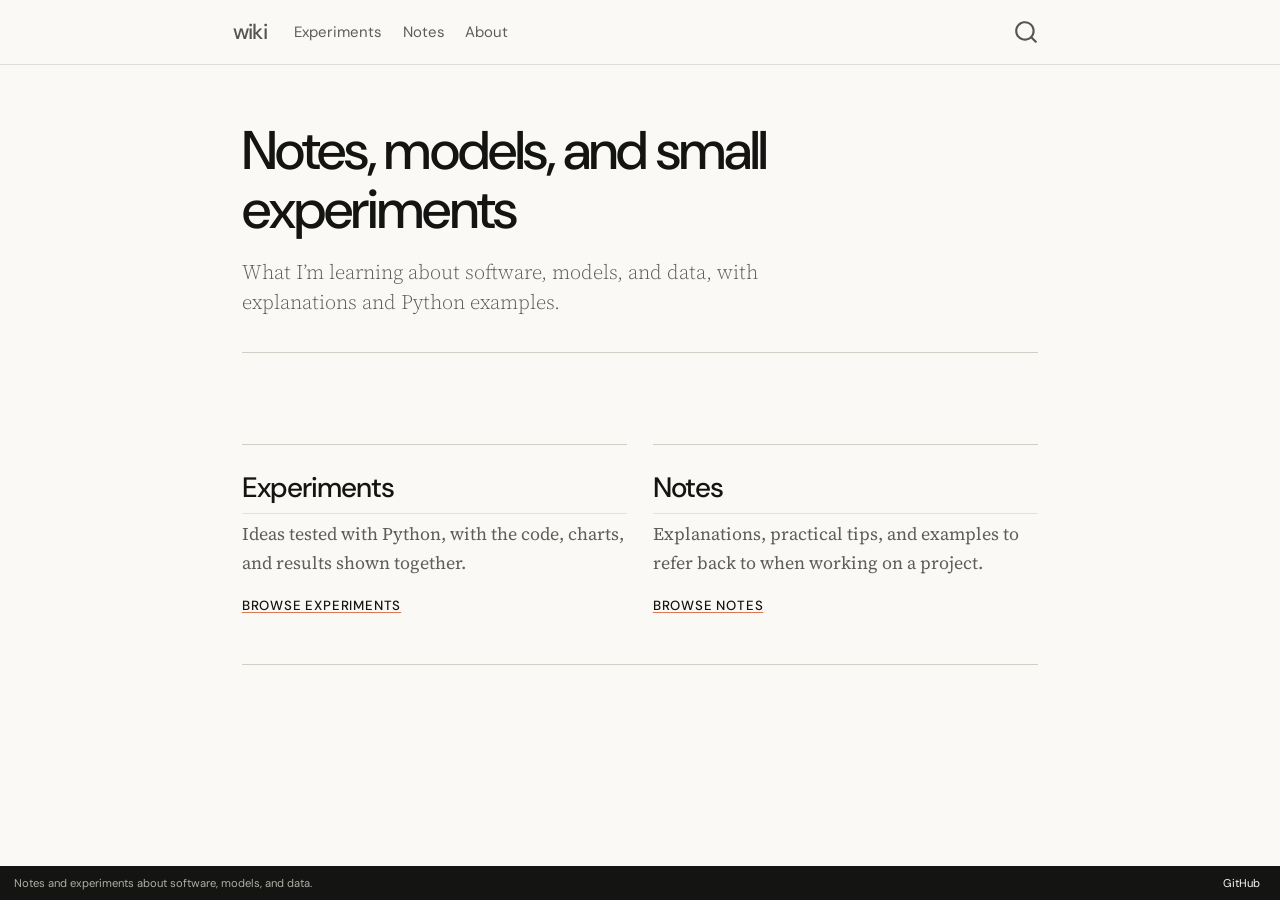
<file: docs/index.html>
<!DOCTYPE html>
<html xmlns="http://www.w3.org/1999/xhtml" lang="en" xml:lang="en"><head>

<meta charset="utf-8">
<meta name="generator" content="quarto-1.10.18">

<meta name="viewport" content="width=device-width, initial-scale=1.0, user-scalable=yes">


<title>Notes, models, and small experiments – wiki</title>
<style>
/* Default styles provided by pandoc.
** See https://pandoc.org/MANUAL.html#variables-for-html for config info.
*/
span.smallcaps{font-variant: small-caps;}
div.columns{display: flex; gap: 1.5em;}
div.column{flex: auto;}
@media screen {
div.columns{gap: min(4vw, 1.5em);}
div.column{overflow-x: auto;}
}
div.hanging-indent{margin-left: 1.5em; text-indent: -1.5em;}
ul.task-list{list-style: none;}
ul.task-list li input[type="checkbox"] {
  width: 0.8em;
  margin: 0 0.8em 0.2em -1em; /* quarto-specific, see https://github.com/quarto-dev/quarto-cli/issues/4556 */ 
  vertical-align: middle;
}
</style>


<script src="site_libs/quarto-nav/quarto-nav.js"></script>
<script src="site_libs/quarto-nav/headroom.min.js"></script>
<script src="site_libs/clipboard/clipboard.min.js"></script>
<script src="site_libs/quarto-search/autocomplete.umd.js"></script>
<script src="site_libs/quarto-search/fuse.min.js"></script>
<script src="site_libs/quarto-search/quarto-search.js"></script>
<meta name="quarto:offset" content="./">
<script src="site_libs/quarto-html/quarto.js" type="module"></script>
<script src="site_libs/quarto-html/tabsets/tabsets.js" type="module"></script>
<script src="site_libs/quarto-html/popper.min.js"></script>
<script src="site_libs/quarto-html/tippy.umd.min.js"></script>
<script src="site_libs/quarto-html/anchor.min.js"></script>
<link href="site_libs/quarto-html/tippy.css" rel="stylesheet">
<link href="site_libs/quarto-html/quarto-syntax-highlighting-64a204ab8560d761af7679ceaba22944.css" rel="stylesheet" id="quarto-text-highlighting-styles">
<script src="site_libs/bootstrap/bootstrap.min.js"></script>
<link href="site_libs/bootstrap/bootstrap-icons.css" rel="stylesheet">
<link href="site_libs/bootstrap/bootstrap-49ee457823c5891780f98212ec73e5d5.min.css" rel="stylesheet" append-hash="true" id="quarto-bootstrap" data-mode="light">
<script id="quarto-search-options" type="application/json">{
  "location": "navbar",
  "copy-button": false,
  "collapse-after": 3,
  "panel-placement": "end",
  "type": "overlay",
  "limit": 50,
  "keyboard-shortcut": [
    "f",
    "/",
    "s"
  ],
  "show-item-context": false,
  "language": {
    "search-no-results-text": "No results",
    "search-matching-documents-text": "matching documents",
    "search-copy-link-title": "Copy link to search",
    "search-hide-matches-text": "Hide additional matches",
    "search-more-match-text": "more match in this document",
    "search-more-matches-text": "more matches in this document",
    "search-clear-button-title": "Clear",
    "search-text-placeholder": "",
    "search-detached-cancel-button-title": "Cancel",
    "search-submit-button-title": "Submit",
    "search-label": "Search"
  }
}</script>


<link rel="stylesheet" href="styles.css">
</head>

<body class="nav-fixed fullcontent quarto-light">

<div id="quarto-search-results"></div>
  <header id="quarto-header" class="headroom fixed-top">
    <nav class="navbar navbar-expand-lg " data-bs-theme="dark">
      <div class="navbar-container container-fluid">
      <div class="navbar-brand-container mx-auto">
    <a class="navbar-brand" href="./index.html">
    <span class="navbar-title">wiki</span>
    </a>
  </div>
            <div id="quarto-search" class="" title="Search"></div>
          <button class="navbar-toggler" type="button" data-bs-toggle="collapse" data-bs-target="#navbarCollapse" aria-controls="navbarCollapse" role="menu" aria-expanded="false" aria-label="Toggle navigation" onclick="if (window.quartoToggleHeadroom) { window.quartoToggleHeadroom(); }">
  <span class="navbar-toggler-icon"></span>
</button>
          <div class="collapse navbar-collapse" id="navbarCollapse">
            <ul class="navbar-nav navbar-nav-scroll me-auto">
  <li class="nav-item">
    <a class="nav-link" href="./experiments/index.html"> 
<span class="menu-text">Experiments</span></a>
  </li>  
  <li class="nav-item">
    <a class="nav-link" href="./notes/index.html"> 
<span class="menu-text">Notes</span></a>
  </li>  
  <li class="nav-item">
    <a class="nav-link" href="./about.html"> 
<span class="menu-text">About</span></a>
  </li>  
</ul>
          </div> <!-- /navcollapse -->
            <div class="quarto-navbar-tools">
</div>
      </div> <!-- /container-fluid -->
    </nav>
</header>
<!-- content -->
<div id="quarto-content" class="quarto-container page-columns page-rows-contents page-layout-article page-navbar">
<!-- sidebar -->
<!-- margin-sidebar -->
    
<!-- main -->
<main class="content" id="quarto-document-content">

<header id="title-block-header" class="quarto-title-block default">
<div class="quarto-title">
<h1 class="title">Notes, models, and small experiments</h1>
<p class="subtitle lead">What I’m learning about software, models, and data, with explanations and Python examples.</p>
</div>



<div class="quarto-title-meta">

    
  
    
  </div>
  


</header>


<div class="home-sections">
<div class="grid">
<section id="experiments" class="level2 g-col-12 g-col-md-6">
<h2 class="anchored" data-anchor-id="experiments">Experiments</h2>
<p>Ideas tested with Python, with the code, charts, and results shown together.</p>
<p><a href="experiments/">Browse experiments</a></p>
</section>
<section id="notes" class="level2 g-col-12 g-col-md-6">
<h2 class="anchored" data-anchor-id="notes">Notes</h2>
<p>Explanations, practical tips, and examples to refer back to when working on a project.</p>
<p><a href="notes/">Browse notes</a></p>
</section>
</div>
</div>



</main> <!-- /main -->
<script id="quarto-html-after-body" type="application/javascript">
  window.document.addEventListener("DOMContentLoaded", function (event) {
    const icon = "";
    const anchorJS = new window.AnchorJS();
    anchorJS.options = {
      placement: 'right',
      icon: icon
    };
    anchorJS.add('.anchored');
    const isCodeAnnotation = (el) => {
      for (const clz of el.classList) {
        if (clz.startsWith('code-annotation-')) {                     
          return true;
        }
      }
      return false;
    }
    const onCopySuccess = function(e) {
      // button target
      const button = e.trigger;
      // don't keep focus
      button.blur();
      // flash "checked"
      button.classList.add('code-copy-button-checked');
      var currentTitle = button.getAttribute("title");
      button.setAttribute("title", "Copied!");
      let tooltip;
      if (window.bootstrap) {
        button.setAttribute("data-bs-toggle", "tooltip");
        button.setAttribute("data-bs-placement", "left");
        button.setAttribute("data-bs-title", "Copied!");
        tooltip = new bootstrap.Tooltip(button, 
          { trigger: "manual", 
            customClass: "code-copy-button-tooltip",
            offset: [0, -8]});
        tooltip.show();    
      }
      setTimeout(function() {
        if (tooltip) {
          tooltip.hide();
          button.removeAttribute("data-bs-title");
          button.removeAttribute("data-bs-toggle");
          button.removeAttribute("data-bs-placement");
        }
        button.setAttribute("title", currentTitle);
        button.classList.remove('code-copy-button-checked');
      }, 1000);
      // clear code selection
      e.clearSelection();
    }
    const getTextToCopy = function(trigger) {
      const outerScaffold = trigger.parentElement.cloneNode(true);
      const codeEl = outerScaffold.querySelector('code');
      for (const childEl of codeEl.children) {
        if (isCodeAnnotation(childEl)) {
          childEl.remove();
        }
      }
      return codeEl.innerText;
    }
    const clipboard = new window.ClipboardJS('.code-copy-button:not([data-in-quarto-modal])', {
      text: getTextToCopy
    });
    clipboard.on('success', onCopySuccess);
    if (window.document.getElementById('quarto-embedded-source-code-modal')) {
      const clipboardModal = new window.ClipboardJS('.code-copy-button[data-in-quarto-modal]', {
        text: getTextToCopy,
        container: window.document.getElementById('quarto-embedded-source-code-modal')
      });
      clipboardModal.on('success', onCopySuccess);
    }
      var localhostRegex = new RegExp(/^(?:http|https):\/\/localhost\:?[0-9]*\//);
      var mailtoRegex = new RegExp(/^mailto:/);
        var filterRegex = new RegExp("https:\/\/januvojta\.github\.io\/wiki");
      var isInternal = (href) => {
          return filterRegex.test(href) || localhostRegex.test(href) || mailtoRegex.test(href);
      }
      // Inspect non-navigation links and adorn them if external
     var links = window.document.querySelectorAll('a[href]:not(.nav-link):not(.navbar-brand):not(.toc-action):not(.sidebar-link):not(.sidebar-item-toggle):not(.pagination-link):not(.no-external):not([aria-hidden]):not(.dropdown-item):not(.quarto-navigation-tool):not(.about-link)');
      for (var i=0; i<links.length; i++) {
        const link = links[i];
        if (!isInternal(link.href)) {
          // undo the damage that might have been done by quarto-nav.js in the case of
          // links that we want to consider external
          if (link.dataset.originalHref !== undefined) {
            link.href = link.dataset.originalHref;
          }
        }
      }
    function tippyHover(el, contentFn, onTriggerFn, onUntriggerFn) {
      const config = {
        allowHTML: true,
        maxWidth: 500,
        delay: 100,
        arrow: false,
        appendTo: function(el) {
            return el.parentElement;
        },
        interactive: true,
        interactiveBorder: 10,
        theme: 'quarto',
        placement: 'bottom-start',
      };
      if (contentFn) {
        config.content = contentFn;
      }
      if (onTriggerFn) {
        config.onTrigger = onTriggerFn;
      }
      if (onUntriggerFn) {
        config.onUntrigger = onUntriggerFn;
      }
      window.tippy(el, config); 
    }
    const noterefs = window.document.querySelectorAll('a[role="doc-noteref"]');
    for (var i=0; i<noterefs.length; i++) {
      const ref = noterefs[i];
      tippyHover(ref, function() {
        // use id or data attribute instead here
        let href = ref.getAttribute('data-footnote-href') || ref.getAttribute('href');
        try { href = new URL(href).hash; } catch {}
        const id = href.replace(/^#\/?/, "");
        const note = window.document.getElementById(id);
        if (note) {
          return note.innerHTML;
        } else {
          return "";
        }
      });
    }
    const xrefs = window.document.querySelectorAll('a.quarto-xref');
    const processXRef = (id, note) => {
      // Strip column container classes
      const stripColumnClz = (el) => {
        el.classList.remove("page-full", "page-columns");
        if (el.children) {
          for (const child of el.children) {
            stripColumnClz(child);
          }
        }
      }
      stripColumnClz(note)
      if (id === null || id.startsWith('sec-')) {
        // Special case sections, only their first couple elements
        const container = document.createElement("div");
        if (note.children && note.children.length > 2) {
          container.appendChild(note.children[0].cloneNode(true));
          for (let i = 1; i < note.children.length; i++) {
            const child = note.children[i];
            if (child.tagName === "P" && child.innerText === "") {
              continue;
            } else {
              container.appendChild(child.cloneNode(true));
              break;
            }
          }
          if (window.Quarto?.typesetMath) {
            window.Quarto.typesetMath(container);
          }
          return container.innerHTML
        } else {
          if (window.Quarto?.typesetMath) {
            window.Quarto.typesetMath(note);
          }
          return note.innerHTML;
        }
      } else {
        // Remove any anchor links if they are present
        const anchorLink = note.querySelector('a.anchorjs-link');
        if (anchorLink) {
          anchorLink.remove();
        }
        if (window.Quarto?.typesetMath) {
          window.Quarto.typesetMath(note);
        }
        if (note.classList.contains("callout")) {
          return note.outerHTML;
        } else {
          return note.innerHTML;
        }
      }
    }
    for (var i=0; i<xrefs.length; i++) {
      const xref = xrefs[i];
      tippyHover(xref, undefined, function(instance) {
        instance.disable();
        let url = xref.getAttribute('href');
        let hash = undefined; 
        if (url.startsWith('#')) {
          hash = url;
        } else {
          try { hash = new URL(url).hash; } catch {}
        }
        if (hash) {
          const id = hash.replace(/^#\/?/, "");
          const note = window.document.getElementById(id);
          if (note !== null) {
            try {
              const html = processXRef(id, note.cloneNode(true));
              instance.setContent(html);
            } finally {
              instance.enable();
              instance.show();
            }
          } else {
            // See if we can fetch this
            fetch(url.split('#')[0])
            .then(res => res.text())
            .then(html => {
              const parser = new DOMParser();
              const htmlDoc = parser.parseFromString(html, "text/html");
              const note = htmlDoc.getElementById(id);
              if (note !== null) {
                const html = processXRef(id, note);
                instance.setContent(html);
              } 
            }).finally(() => {
              instance.enable();
              instance.show();
            });
          }
        } else {
          // See if we can fetch a full url (with no hash to target)
          // This is a special case and we should probably do some content thinning / targeting
          fetch(url)
          .then(res => res.text())
          .then(html => {
            const parser = new DOMParser();
            const htmlDoc = parser.parseFromString(html, "text/html");
            const note = htmlDoc.querySelector('main.content');
            if (note !== null) {
              // This should only happen for chapter cross references
              // (since there is no id in the URL)
              // remove the first header
              if (note.children.length > 0 && note.children[0].tagName === "HEADER") {
                note.children[0].remove();
              }
              const html = processXRef(null, note);
              instance.setContent(html);
            } 
          }).finally(() => {
            instance.enable();
            instance.show();
          });
        }
      }, function(instance) {
      });
    }
        let selectedAnnoteEl;
        const selectorForAnnotation = ( cell, annotation) => {
          let cellAttr = 'data-code-cell="' + cell + '"';
          let lineAttr = 'data-code-annotation="' +  annotation + '"';
          const selector = 'span[' + cellAttr + '][' + lineAttr + ']';
          return selector;
        }
        const selectCodeLines = (annoteEl) => {
          const doc = window.document;
          const targetCell = annoteEl.getAttribute("data-target-cell");
          const targetAnnotation = annoteEl.getAttribute("data-target-annotation");
          const annoteSpan = window.document.querySelector(selectorForAnnotation(targetCell, targetAnnotation));
          const lines = annoteSpan.getAttribute("data-code-lines").split(",");
          const lineIds = lines.map((line) => {
            return targetCell + "-" + line;
          })
          let top = null;
          let height = null;
          let parent = null;
          if (lineIds.length > 0) {
              //compute the position of the single el (top and bottom and make a div)
              const el = window.document.getElementById(lineIds[0]);
              top = el.offsetTop;
              height = el.offsetHeight;
              parent = el.parentElement.parentElement;
            if (lineIds.length > 1) {
              const lastEl = window.document.getElementById(lineIds[lineIds.length - 1]);
              const bottom = lastEl.offsetTop + lastEl.offsetHeight;
              height = bottom - top;
            }
            if (top !== null && height !== null && parent !== null) {
              // cook up a div (if necessary) and position it 
              let div = window.document.getElementById("code-annotation-line-highlight");
              if (div === null) {
                div = window.document.createElement("div");
                div.setAttribute("id", "code-annotation-line-highlight");
                div.style.position = 'absolute';
                parent.appendChild(div);
              }
              div.style.top = top - 2 + "px";
              div.style.height = height + 4 + "px";
              div.style.left = 0;
              let gutterDiv = window.document.getElementById("code-annotation-line-highlight-gutter");
              if (gutterDiv === null) {
                gutterDiv = window.document.createElement("div");
                gutterDiv.setAttribute("id", "code-annotation-line-highlight-gutter");
                gutterDiv.style.position = 'absolute';
                const codeCell = window.document.getElementById(targetCell);
                const gutter = codeCell.querySelector('.code-annotation-gutter');
                gutter.appendChild(gutterDiv);
              }
              gutterDiv.style.top = top - 2 + "px";
              gutterDiv.style.height = height + 4 + "px";
            }
            selectedAnnoteEl = annoteEl;
          }
        };
        const unselectCodeLines = () => {
          const elementsIds = ["code-annotation-line-highlight", "code-annotation-line-highlight-gutter"];
          elementsIds.forEach((elId) => {
            const div = window.document.getElementById(elId);
            if (div) {
              div.remove();
            }
          });
          selectedAnnoteEl = undefined;
        };
          // Handle positioning of the toggle
      window.addEventListener(
        "resize",
        throttle(() => {
          elRect = undefined;
          if (selectedAnnoteEl) {
            selectCodeLines(selectedAnnoteEl);
          }
        }, 10)
      );
      function throttle(fn, ms) {
      let throttle = false;
      let timer;
        return (...args) => {
          if(!throttle) { // first call gets through
              fn.apply(this, args);
              throttle = true;
          } else { // all the others get throttled
              if(timer) clearTimeout(timer); // cancel #2
              timer = setTimeout(() => {
                fn.apply(this, args);
                timer = throttle = false;
              }, ms);
          }
        };
      }
        // Attach click handler to the DT
        const annoteDls = window.document.querySelectorAll('dt[data-target-cell]');
        for (const annoteDlNode of annoteDls) {
          annoteDlNode.addEventListener('click', (event) => {
            const clickedEl = event.target;
            if (clickedEl !== selectedAnnoteEl) {
              unselectCodeLines();
              const activeEl = window.document.querySelector('dt[data-target-cell].code-annotation-active');
              if (activeEl) {
                activeEl.classList.remove('code-annotation-active');
              }
              selectCodeLines(clickedEl);
              clickedEl.classList.add('code-annotation-active');
            } else {
              // Unselect the line
              unselectCodeLines();
              clickedEl.classList.remove('code-annotation-active');
            }
          });
        }
    const findCites = (el) => {
      const parentEl = el.parentElement;
      if (parentEl) {
        const cites = parentEl.dataset.cites;
        if (cites) {
          return {
            el,
            cites: cites.split(' ')
          };
        } else {
          return findCites(el.parentElement)
        }
      } else {
        return undefined;
      }
    };
    var bibliorefs = window.document.querySelectorAll('a[role="doc-biblioref"]');
    for (var i=0; i<bibliorefs.length; i++) {
      const ref = bibliorefs[i];
      const citeInfo = findCites(ref);
      if (citeInfo) {
        tippyHover(citeInfo.el, function() {
          var popup = window.document.createElement('div');
          citeInfo.cites.forEach(function(cite) {
            var citeDiv = window.document.createElement('div');
            citeDiv.classList.add('hanging-indent');
            citeDiv.classList.add('csl-entry');
            var biblioDiv = window.document.getElementById('ref-' + cite);
            if (biblioDiv) {
              citeDiv.innerHTML = biblioDiv.innerHTML;
            }
            popup.appendChild(citeDiv);
          });
          return popup.innerHTML;
        });
      }
    }
  });
  </script>
</div> <!-- /content -->
<footer class="footer">
  <div class="nav-footer">
    <div class="nav-footer-left">
<p>Notes and experiments about software, models, and data.</p>
</div>   
    <div class="nav-footer-center">
      &nbsp;
    </div>
    <div class="nav-footer-right">
      <ul class="footer-items list-unstyled">
    <li class="nav-item">
    <a class="nav-link" href="https://github.com/januvojta/wiki">
<p>GitHub</p>
</a>
  </li>  
</ul>
    </div>
  </div>
</footer>




</body></html>
</file>
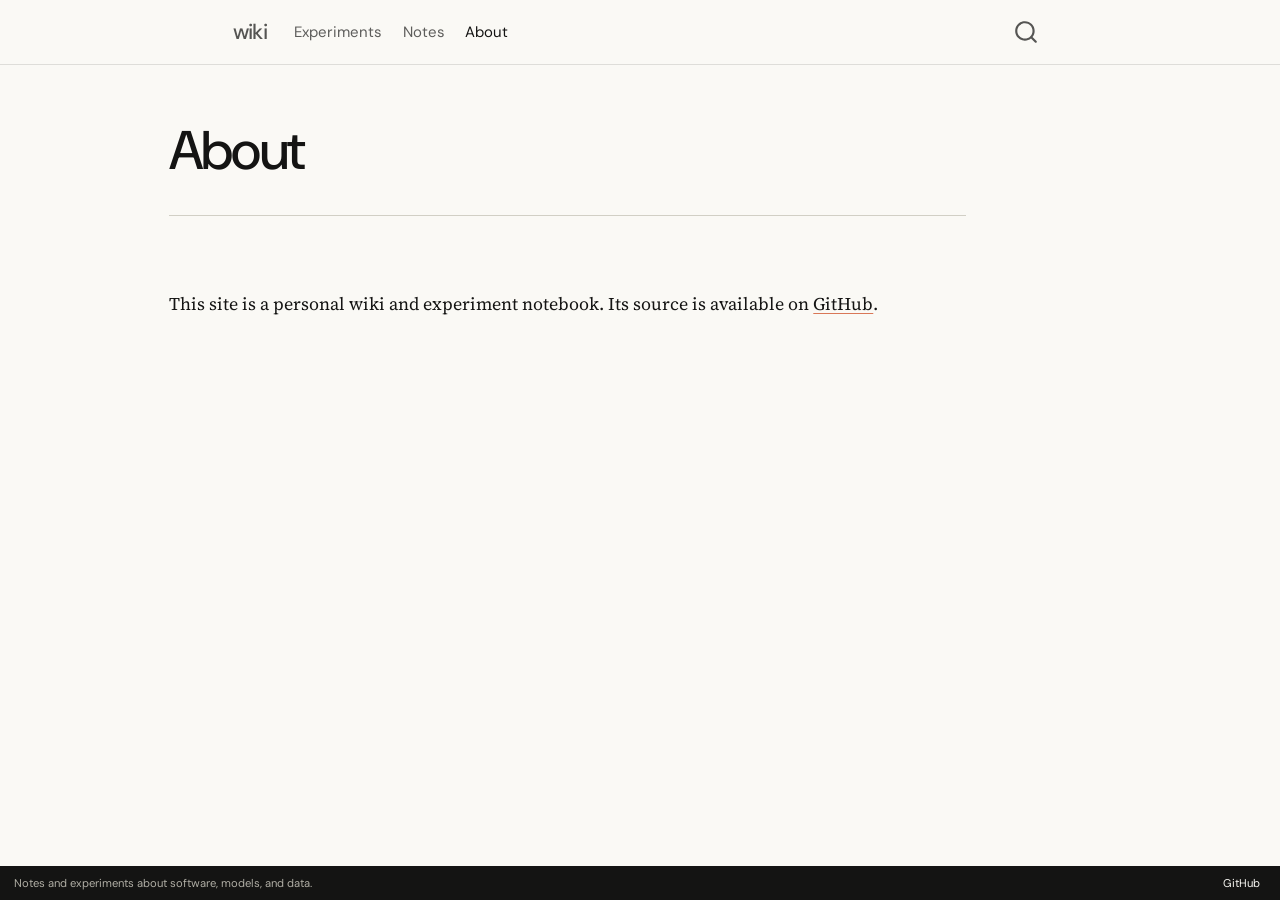
<file: docs/about.html>
<!DOCTYPE html>
<html xmlns="http://www.w3.org/1999/xhtml" lang="en" xml:lang="en"><head>

<meta charset="utf-8">
<meta name="generator" content="quarto-1.10.18">

<meta name="viewport" content="width=device-width, initial-scale=1.0, user-scalable=yes">


<title>About – wiki</title>
<style>
/* Default styles provided by pandoc.
** See https://pandoc.org/MANUAL.html#variables-for-html for config info.
*/
span.smallcaps{font-variant: small-caps;}
div.columns{display: flex; gap: 1.5em;}
div.column{flex: auto;}
@media screen {
div.columns{gap: min(4vw, 1.5em);}
div.column{overflow-x: auto;}
}
div.hanging-indent{margin-left: 1.5em; text-indent: -1.5em;}
ul.task-list{list-style: none;}
ul.task-list li input[type="checkbox"] {
  width: 0.8em;
  margin: 0 0.8em 0.2em -1em; /* quarto-specific, see https://github.com/quarto-dev/quarto-cli/issues/4556 */ 
  vertical-align: middle;
}
</style>


<script src="site_libs/quarto-nav/quarto-nav.js"></script>
<script src="site_libs/quarto-nav/headroom.min.js"></script>
<script src="site_libs/clipboard/clipboard.min.js"></script>
<script src="site_libs/quarto-search/autocomplete.umd.js"></script>
<script src="site_libs/quarto-search/fuse.min.js"></script>
<script src="site_libs/quarto-search/quarto-search.js"></script>
<meta name="quarto:offset" content="./">
<script src="site_libs/quarto-html/quarto.js" type="module"></script>
<script src="site_libs/quarto-html/tabsets/tabsets.js" type="module"></script>
<script src="site_libs/quarto-html/popper.min.js"></script>
<script src="site_libs/quarto-html/tippy.umd.min.js"></script>
<script src="site_libs/quarto-html/anchor.min.js"></script>
<link href="site_libs/quarto-html/tippy.css" rel="stylesheet">
<link href="site_libs/quarto-html/quarto-syntax-highlighting-64a204ab8560d761af7679ceaba22944.css" rel="stylesheet" id="quarto-text-highlighting-styles">
<script src="site_libs/bootstrap/bootstrap.min.js"></script>
<link href="site_libs/bootstrap/bootstrap-icons.css" rel="stylesheet">
<link href="site_libs/bootstrap/bootstrap-49ee457823c5891780f98212ec73e5d5.min.css" rel="stylesheet" append-hash="true" id="quarto-bootstrap" data-mode="light">
<script id="quarto-search-options" type="application/json">{
  "location": "navbar",
  "copy-button": false,
  "collapse-after": 3,
  "panel-placement": "end",
  "type": "overlay",
  "limit": 50,
  "keyboard-shortcut": [
    "f",
    "/",
    "s"
  ],
  "show-item-context": false,
  "language": {
    "search-no-results-text": "No results",
    "search-matching-documents-text": "matching documents",
    "search-copy-link-title": "Copy link to search",
    "search-hide-matches-text": "Hide additional matches",
    "search-more-match-text": "more match in this document",
    "search-more-matches-text": "more matches in this document",
    "search-clear-button-title": "Clear",
    "search-text-placeholder": "",
    "search-detached-cancel-button-title": "Cancel",
    "search-submit-button-title": "Submit",
    "search-label": "Search"
  }
}</script>


<link rel="stylesheet" href="styles.css">
</head>

<body class="nav-fixed quarto-light">

<div id="quarto-search-results"></div>
  <header id="quarto-header" class="headroom fixed-top">
    <nav class="navbar navbar-expand-lg " data-bs-theme="dark">
      <div class="navbar-container container-fluid">
      <div class="navbar-brand-container mx-auto">
    <a class="navbar-brand" href="./index.html">
    <span class="navbar-title">wiki</span>
    </a>
  </div>
            <div id="quarto-search" class="" title="Search"></div>
          <button class="navbar-toggler" type="button" data-bs-toggle="collapse" data-bs-target="#navbarCollapse" aria-controls="navbarCollapse" role="menu" aria-expanded="false" aria-label="Toggle navigation" onclick="if (window.quartoToggleHeadroom) { window.quartoToggleHeadroom(); }">
  <span class="navbar-toggler-icon"></span>
</button>
          <div class="collapse navbar-collapse" id="navbarCollapse">
            <ul class="navbar-nav navbar-nav-scroll me-auto">
  <li class="nav-item">
    <a class="nav-link" href="./experiments/index.html"> 
<span class="menu-text">Experiments</span></a>
  </li>  
  <li class="nav-item">
    <a class="nav-link" href="./notes/index.html"> 
<span class="menu-text">Notes</span></a>
  </li>  
  <li class="nav-item">
    <a class="nav-link active" href="./about.html" aria-current="page"> 
<span class="menu-text">About</span></a>
  </li>  
</ul>
          </div> <!-- /navcollapse -->
            <div class="quarto-navbar-tools">
</div>
      </div> <!-- /container-fluid -->
    </nav>
</header>
<!-- content -->
<div id="quarto-content" class="quarto-container page-columns page-rows-contents page-layout-article page-navbar">
<!-- sidebar -->
<!-- margin-sidebar -->
    <div id="quarto-margin-sidebar" class="sidebar margin-sidebar zindex-bottom">
        
    </div>
<!-- main -->
<main class="content" id="quarto-document-content">

<header id="title-block-header" class="quarto-title-block default">
<div class="quarto-title">
<h1 class="title">About</h1>
</div>



<div class="quarto-title-meta">

    
  
    
  </div>
  


</header>


<p>This site is a personal wiki and experiment notebook. Its source is available on <a href="https://github.com/januvojta/wiki">GitHub</a>.</p>



</main> <!-- /main -->
<script id="quarto-html-after-body" type="application/javascript">
  window.document.addEventListener("DOMContentLoaded", function (event) {
    const icon = "";
    const anchorJS = new window.AnchorJS();
    anchorJS.options = {
      placement: 'right',
      icon: icon
    };
    anchorJS.add('.anchored');
    const isCodeAnnotation = (el) => {
      for (const clz of el.classList) {
        if (clz.startsWith('code-annotation-')) {                     
          return true;
        }
      }
      return false;
    }
    const onCopySuccess = function(e) {
      // button target
      const button = e.trigger;
      // don't keep focus
      button.blur();
      // flash "checked"
      button.classList.add('code-copy-button-checked');
      var currentTitle = button.getAttribute("title");
      button.setAttribute("title", "Copied!");
      let tooltip;
      if (window.bootstrap) {
        button.setAttribute("data-bs-toggle", "tooltip");
        button.setAttribute("data-bs-placement", "left");
        button.setAttribute("data-bs-title", "Copied!");
        tooltip = new bootstrap.Tooltip(button, 
          { trigger: "manual", 
            customClass: "code-copy-button-tooltip",
            offset: [0, -8]});
        tooltip.show();    
      }
      setTimeout(function() {
        if (tooltip) {
          tooltip.hide();
          button.removeAttribute("data-bs-title");
          button.removeAttribute("data-bs-toggle");
          button.removeAttribute("data-bs-placement");
        }
        button.setAttribute("title", currentTitle);
        button.classList.remove('code-copy-button-checked');
      }, 1000);
      // clear code selection
      e.clearSelection();
    }
    const getTextToCopy = function(trigger) {
      const outerScaffold = trigger.parentElement.cloneNode(true);
      const codeEl = outerScaffold.querySelector('code');
      for (const childEl of codeEl.children) {
        if (isCodeAnnotation(childEl)) {
          childEl.remove();
        }
      }
      return codeEl.innerText;
    }
    const clipboard = new window.ClipboardJS('.code-copy-button:not([data-in-quarto-modal])', {
      text: getTextToCopy
    });
    clipboard.on('success', onCopySuccess);
    if (window.document.getElementById('quarto-embedded-source-code-modal')) {
      const clipboardModal = new window.ClipboardJS('.code-copy-button[data-in-quarto-modal]', {
        text: getTextToCopy,
        container: window.document.getElementById('quarto-embedded-source-code-modal')
      });
      clipboardModal.on('success', onCopySuccess);
    }
      var localhostRegex = new RegExp(/^(?:http|https):\/\/localhost\:?[0-9]*\//);
      var mailtoRegex = new RegExp(/^mailto:/);
        var filterRegex = new RegExp("https:\/\/januvojta\.github\.io\/wiki");
      var isInternal = (href) => {
          return filterRegex.test(href) || localhostRegex.test(href) || mailtoRegex.test(href);
      }
      // Inspect non-navigation links and adorn them if external
     var links = window.document.querySelectorAll('a[href]:not(.nav-link):not(.navbar-brand):not(.toc-action):not(.sidebar-link):not(.sidebar-item-toggle):not(.pagination-link):not(.no-external):not([aria-hidden]):not(.dropdown-item):not(.quarto-navigation-tool):not(.about-link)');
      for (var i=0; i<links.length; i++) {
        const link = links[i];
        if (!isInternal(link.href)) {
          // undo the damage that might have been done by quarto-nav.js in the case of
          // links that we want to consider external
          if (link.dataset.originalHref !== undefined) {
            link.href = link.dataset.originalHref;
          }
        }
      }
    function tippyHover(el, contentFn, onTriggerFn, onUntriggerFn) {
      const config = {
        allowHTML: true,
        maxWidth: 500,
        delay: 100,
        arrow: false,
        appendTo: function(el) {
            return el.parentElement;
        },
        interactive: true,
        interactiveBorder: 10,
        theme: 'quarto',
        placement: 'bottom-start',
      };
      if (contentFn) {
        config.content = contentFn;
      }
      if (onTriggerFn) {
        config.onTrigger = onTriggerFn;
      }
      if (onUntriggerFn) {
        config.onUntrigger = onUntriggerFn;
      }
      window.tippy(el, config); 
    }
    const noterefs = window.document.querySelectorAll('a[role="doc-noteref"]');
    for (var i=0; i<noterefs.length; i++) {
      const ref = noterefs[i];
      tippyHover(ref, function() {
        // use id or data attribute instead here
        let href = ref.getAttribute('data-footnote-href') || ref.getAttribute('href');
        try { href = new URL(href).hash; } catch {}
        const id = href.replace(/^#\/?/, "");
        const note = window.document.getElementById(id);
        if (note) {
          return note.innerHTML;
        } else {
          return "";
        }
      });
    }
    const xrefs = window.document.querySelectorAll('a.quarto-xref');
    const processXRef = (id, note) => {
      // Strip column container classes
      const stripColumnClz = (el) => {
        el.classList.remove("page-full", "page-columns");
        if (el.children) {
          for (const child of el.children) {
            stripColumnClz(child);
          }
        }
      }
      stripColumnClz(note)
      if (id === null || id.startsWith('sec-')) {
        // Special case sections, only their first couple elements
        const container = document.createElement("div");
        if (note.children && note.children.length > 2) {
          container.appendChild(note.children[0].cloneNode(true));
          for (let i = 1; i < note.children.length; i++) {
            const child = note.children[i];
            if (child.tagName === "P" && child.innerText === "") {
              continue;
            } else {
              container.appendChild(child.cloneNode(true));
              break;
            }
          }
          if (window.Quarto?.typesetMath) {
            window.Quarto.typesetMath(container);
          }
          return container.innerHTML
        } else {
          if (window.Quarto?.typesetMath) {
            window.Quarto.typesetMath(note);
          }
          return note.innerHTML;
        }
      } else {
        // Remove any anchor links if they are present
        const anchorLink = note.querySelector('a.anchorjs-link');
        if (anchorLink) {
          anchorLink.remove();
        }
        if (window.Quarto?.typesetMath) {
          window.Quarto.typesetMath(note);
        }
        if (note.classList.contains("callout")) {
          return note.outerHTML;
        } else {
          return note.innerHTML;
        }
      }
    }
    for (var i=0; i<xrefs.length; i++) {
      const xref = xrefs[i];
      tippyHover(xref, undefined, function(instance) {
        instance.disable();
        let url = xref.getAttribute('href');
        let hash = undefined; 
        if (url.startsWith('#')) {
          hash = url;
        } else {
          try { hash = new URL(url).hash; } catch {}
        }
        if (hash) {
          const id = hash.replace(/^#\/?/, "");
          const note = window.document.getElementById(id);
          if (note !== null) {
            try {
              const html = processXRef(id, note.cloneNode(true));
              instance.setContent(html);
            } finally {
              instance.enable();
              instance.show();
            }
          } else {
            // See if we can fetch this
            fetch(url.split('#')[0])
            .then(res => res.text())
            .then(html => {
              const parser = new DOMParser();
              const htmlDoc = parser.parseFromString(html, "text/html");
              const note = htmlDoc.getElementById(id);
              if (note !== null) {
                const html = processXRef(id, note);
                instance.setContent(html);
              } 
            }).finally(() => {
              instance.enable();
              instance.show();
            });
          }
        } else {
          // See if we can fetch a full url (with no hash to target)
          // This is a special case and we should probably do some content thinning / targeting
          fetch(url)
          .then(res => res.text())
          .then(html => {
            const parser = new DOMParser();
            const htmlDoc = parser.parseFromString(html, "text/html");
            const note = htmlDoc.querySelector('main.content');
            if (note !== null) {
              // This should only happen for chapter cross references
              // (since there is no id in the URL)
              // remove the first header
              if (note.children.length > 0 && note.children[0].tagName === "HEADER") {
                note.children[0].remove();
              }
              const html = processXRef(null, note);
              instance.setContent(html);
            } 
          }).finally(() => {
            instance.enable();
            instance.show();
          });
        }
      }, function(instance) {
      });
    }
        let selectedAnnoteEl;
        const selectorForAnnotation = ( cell, annotation) => {
          let cellAttr = 'data-code-cell="' + cell + '"';
          let lineAttr = 'data-code-annotation="' +  annotation + '"';
          const selector = 'span[' + cellAttr + '][' + lineAttr + ']';
          return selector;
        }
        const selectCodeLines = (annoteEl) => {
          const doc = window.document;
          const targetCell = annoteEl.getAttribute("data-target-cell");
          const targetAnnotation = annoteEl.getAttribute("data-target-annotation");
          const annoteSpan = window.document.querySelector(selectorForAnnotation(targetCell, targetAnnotation));
          const lines = annoteSpan.getAttribute("data-code-lines").split(",");
          const lineIds = lines.map((line) => {
            return targetCell + "-" + line;
          })
          let top = null;
          let height = null;
          let parent = null;
          if (lineIds.length > 0) {
              //compute the position of the single el (top and bottom and make a div)
              const el = window.document.getElementById(lineIds[0]);
              top = el.offsetTop;
              height = el.offsetHeight;
              parent = el.parentElement.parentElement;
            if (lineIds.length > 1) {
              const lastEl = window.document.getElementById(lineIds[lineIds.length - 1]);
              const bottom = lastEl.offsetTop + lastEl.offsetHeight;
              height = bottom - top;
            }
            if (top !== null && height !== null && parent !== null) {
              // cook up a div (if necessary) and position it 
              let div = window.document.getElementById("code-annotation-line-highlight");
              if (div === null) {
                div = window.document.createElement("div");
                div.setAttribute("id", "code-annotation-line-highlight");
                div.style.position = 'absolute';
                parent.appendChild(div);
              }
              div.style.top = top - 2 + "px";
              div.style.height = height + 4 + "px";
              div.style.left = 0;
              let gutterDiv = window.document.getElementById("code-annotation-line-highlight-gutter");
              if (gutterDiv === null) {
                gutterDiv = window.document.createElement("div");
                gutterDiv.setAttribute("id", "code-annotation-line-highlight-gutter");
                gutterDiv.style.position = 'absolute';
                const codeCell = window.document.getElementById(targetCell);
                const gutter = codeCell.querySelector('.code-annotation-gutter');
                gutter.appendChild(gutterDiv);
              }
              gutterDiv.style.top = top - 2 + "px";
              gutterDiv.style.height = height + 4 + "px";
            }
            selectedAnnoteEl = annoteEl;
          }
        };
        const unselectCodeLines = () => {
          const elementsIds = ["code-annotation-line-highlight", "code-annotation-line-highlight-gutter"];
          elementsIds.forEach((elId) => {
            const div = window.document.getElementById(elId);
            if (div) {
              div.remove();
            }
          });
          selectedAnnoteEl = undefined;
        };
          // Handle positioning of the toggle
      window.addEventListener(
        "resize",
        throttle(() => {
          elRect = undefined;
          if (selectedAnnoteEl) {
            selectCodeLines(selectedAnnoteEl);
          }
        }, 10)
      );
      function throttle(fn, ms) {
      let throttle = false;
      let timer;
        return (...args) => {
          if(!throttle) { // first call gets through
              fn.apply(this, args);
              throttle = true;
          } else { // all the others get throttled
              if(timer) clearTimeout(timer); // cancel #2
              timer = setTimeout(() => {
                fn.apply(this, args);
                timer = throttle = false;
              }, ms);
          }
        };
      }
        // Attach click handler to the DT
        const annoteDls = window.document.querySelectorAll('dt[data-target-cell]');
        for (const annoteDlNode of annoteDls) {
          annoteDlNode.addEventListener('click', (event) => {
            const clickedEl = event.target;
            if (clickedEl !== selectedAnnoteEl) {
              unselectCodeLines();
              const activeEl = window.document.querySelector('dt[data-target-cell].code-annotation-active');
              if (activeEl) {
                activeEl.classList.remove('code-annotation-active');
              }
              selectCodeLines(clickedEl);
              clickedEl.classList.add('code-annotation-active');
            } else {
              // Unselect the line
              unselectCodeLines();
              clickedEl.classList.remove('code-annotation-active');
            }
          });
        }
    const findCites = (el) => {
      const parentEl = el.parentElement;
      if (parentEl) {
        const cites = parentEl.dataset.cites;
        if (cites) {
          return {
            el,
            cites: cites.split(' ')
          };
        } else {
          return findCites(el.parentElement)
        }
      } else {
        return undefined;
      }
    };
    var bibliorefs = window.document.querySelectorAll('a[role="doc-biblioref"]');
    for (var i=0; i<bibliorefs.length; i++) {
      const ref = bibliorefs[i];
      const citeInfo = findCites(ref);
      if (citeInfo) {
        tippyHover(citeInfo.el, function() {
          var popup = window.document.createElement('div');
          citeInfo.cites.forEach(function(cite) {
            var citeDiv = window.document.createElement('div');
            citeDiv.classList.add('hanging-indent');
            citeDiv.classList.add('csl-entry');
            var biblioDiv = window.document.getElementById('ref-' + cite);
            if (biblioDiv) {
              citeDiv.innerHTML = biblioDiv.innerHTML;
            }
            popup.appendChild(citeDiv);
          });
          return popup.innerHTML;
        });
      }
    }
  });
  </script>
</div> <!-- /content -->
<footer class="footer">
  <div class="nav-footer">
    <div class="nav-footer-left">
<p>Notes and experiments about software, models, and data.</p>
</div>   
    <div class="nav-footer-center">
      &nbsp;
    </div>
    <div class="nav-footer-right">
      <ul class="footer-items list-unstyled">
    <li class="nav-item">
    <a class="nav-link" href="https://github.com/januvojta/wiki">
<p>GitHub</p>
</a>
  </li>  
</ul>
    </div>
  </div>
</footer>




</body></html>
</file>
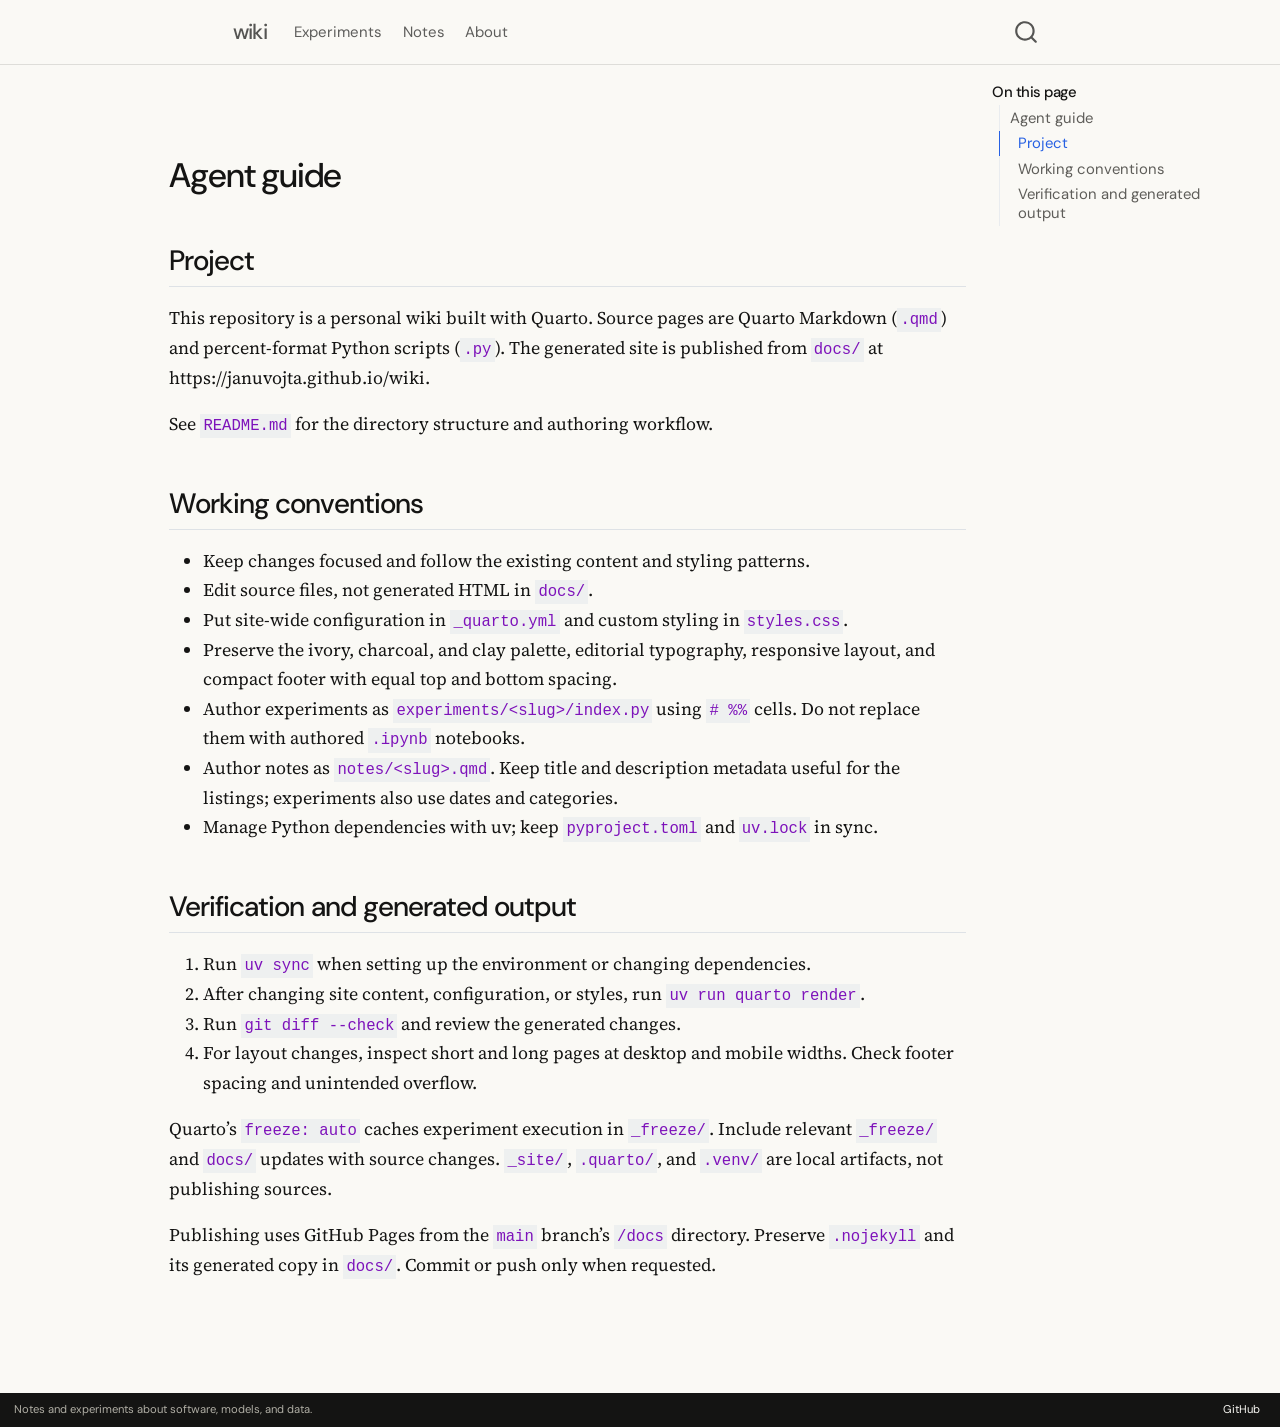
<file: docs/agent.html>
<!DOCTYPE html>
<html xmlns="http://www.w3.org/1999/xhtml" lang="en" xml:lang="en"><head>

<meta charset="utf-8">
<meta name="generator" content="quarto-1.10.18">

<meta name="viewport" content="width=device-width, initial-scale=1.0, user-scalable=yes">


<title>agent – wiki</title>
<style>
/* Default styles provided by pandoc.
** See https://pandoc.org/MANUAL.html#variables-for-html for config info.
*/
span.smallcaps{font-variant: small-caps;}
div.columns{display: flex; gap: 1.5em;}
div.column{flex: auto;}
@media screen {
div.columns{gap: min(4vw, 1.5em);}
div.column{overflow-x: auto;}
}
div.hanging-indent{margin-left: 1.5em; text-indent: -1.5em;}
ul.task-list{list-style: none;}
ul.task-list li input[type="checkbox"] {
  width: 0.8em;
  margin: 0 0.8em 0.2em -1em; /* quarto-specific, see https://github.com/quarto-dev/quarto-cli/issues/4556 */ 
  vertical-align: middle;
}
</style>


<script src="site_libs/quarto-nav/quarto-nav.js"></script>
<script src="site_libs/quarto-nav/headroom.min.js"></script>
<script src="site_libs/clipboard/clipboard.min.js"></script>
<script src="site_libs/quarto-search/autocomplete.umd.js"></script>
<script src="site_libs/quarto-search/fuse.min.js"></script>
<script src="site_libs/quarto-search/quarto-search.js"></script>
<meta name="quarto:offset" content="./">
<script src="site_libs/quarto-html/quarto.js" type="module"></script>
<script src="site_libs/quarto-html/tabsets/tabsets.js" type="module"></script>
<script src="site_libs/quarto-html/popper.min.js"></script>
<script src="site_libs/quarto-html/tippy.umd.min.js"></script>
<script src="site_libs/quarto-html/anchor.min.js"></script>
<link href="site_libs/quarto-html/tippy.css" rel="stylesheet">
<link href="site_libs/quarto-html/quarto-syntax-highlighting-64a204ab8560d761af7679ceaba22944.css" rel="stylesheet" id="quarto-text-highlighting-styles">
<script src="site_libs/bootstrap/bootstrap.min.js"></script>
<link href="site_libs/bootstrap/bootstrap-icons.css" rel="stylesheet">
<link href="site_libs/bootstrap/bootstrap-49ee457823c5891780f98212ec73e5d5.min.css" rel="stylesheet" append-hash="true" id="quarto-bootstrap" data-mode="light">
<script id="quarto-search-options" type="application/json">{
  "location": "navbar",
  "copy-button": false,
  "collapse-after": 3,
  "panel-placement": "end",
  "type": "overlay",
  "limit": 50,
  "keyboard-shortcut": [
    "f",
    "/",
    "s"
  ],
  "show-item-context": false,
  "language": {
    "search-no-results-text": "No results",
    "search-matching-documents-text": "matching documents",
    "search-copy-link-title": "Copy link to search",
    "search-hide-matches-text": "Hide additional matches",
    "search-more-match-text": "more match in this document",
    "search-more-matches-text": "more matches in this document",
    "search-clear-button-title": "Clear",
    "search-text-placeholder": "",
    "search-detached-cancel-button-title": "Cancel",
    "search-submit-button-title": "Submit",
    "search-label": "Search"
  }
}</script>


<link rel="stylesheet" href="styles.css">
</head>

<body class="nav-fixed quarto-light">

<div id="quarto-search-results"></div>
  <header id="quarto-header" class="headroom fixed-top">
    <nav class="navbar navbar-expand-lg " data-bs-theme="dark">
      <div class="navbar-container container-fluid">
      <div class="navbar-brand-container mx-auto">
    <a class="navbar-brand" href="./index.html">
    <span class="navbar-title">wiki</span>
    </a>
  </div>
            <div id="quarto-search" class="" title="Search"></div>
          <button class="navbar-toggler" type="button" data-bs-toggle="collapse" data-bs-target="#navbarCollapse" aria-controls="navbarCollapse" role="menu" aria-expanded="false" aria-label="Toggle navigation" onclick="if (window.quartoToggleHeadroom) { window.quartoToggleHeadroom(); }">
  <span class="navbar-toggler-icon"></span>
</button>
          <div class="collapse navbar-collapse" id="navbarCollapse">
            <ul class="navbar-nav navbar-nav-scroll me-auto">
  <li class="nav-item">
    <a class="nav-link" href="./experiments/index.html"> 
<span class="menu-text">Experiments</span></a>
  </li>  
  <li class="nav-item">
    <a class="nav-link" href="./notes/index.html"> 
<span class="menu-text">Notes</span></a>
  </li>  
  <li class="nav-item">
    <a class="nav-link" href="./about.html"> 
<span class="menu-text">About</span></a>
  </li>  
</ul>
          </div> <!-- /navcollapse -->
            <div class="quarto-navbar-tools">
</div>
      </div> <!-- /container-fluid -->
    </nav>
</header>
<!-- content -->
<div id="quarto-content" class="quarto-container page-columns page-rows-contents page-layout-article page-navbar">
<!-- sidebar -->
<!-- margin-sidebar -->
    <div id="quarto-margin-sidebar" class="sidebar margin-sidebar">
        <nav id="TOC" role="doc-toc" class="toc-active">
    <h2 id="toc-title">On this page</h2>
   
  <ul>
  <li><a href="#agent-guide" id="toc-agent-guide" class="nav-link active" data-scroll-target="#agent-guide">Agent guide</a>
  <ul class="collapse">
  <li><a href="#project" id="toc-project" class="nav-link" data-scroll-target="#project">Project</a></li>
  <li><a href="#working-conventions" id="toc-working-conventions" class="nav-link" data-scroll-target="#working-conventions">Working conventions</a></li>
  <li><a href="#verification-and-generated-output" id="toc-verification-and-generated-output" class="nav-link" data-scroll-target="#verification-and-generated-output">Verification and generated output</a></li>
  </ul></li>
  </ul>
</nav>
    </div>
<!-- main -->
<main class="content" id="quarto-document-content"><header id="title-block-header" class="quarto-title-block"></header>




<section id="agent-guide" class="level1">
<h1>Agent guide</h1>
<section id="project" class="level2">
<h2 class="anchored" data-anchor-id="project">Project</h2>
<p>This repository is a personal wiki built with Quarto. Source pages are Quarto Markdown (<code>.qmd</code>) and percent-format Python scripts (<code>.py</code>). The generated site is published from <code>docs/</code> at https://januvojta.github.io/wiki.</p>
<p>See <code>README.md</code> for the directory structure and authoring workflow.</p>
</section>
<section id="working-conventions" class="level2">
<h2 class="anchored" data-anchor-id="working-conventions">Working conventions</h2>
<ul>
<li>Keep changes focused and follow the existing content and styling patterns.</li>
<li>Edit source files, not generated HTML in <code>docs/</code>.</li>
<li>Put site-wide configuration in <code>_quarto.yml</code> and custom styling in <code>styles.css</code>.</li>
<li>Preserve the ivory, charcoal, and clay palette, editorial typography, responsive layout, and compact footer with equal top and bottom spacing.</li>
<li>Author experiments as <code>experiments/&lt;slug&gt;/index.py</code> using <code># %%</code> cells. Do not replace them with authored <code>.ipynb</code> notebooks.</li>
<li>Author notes as <code>notes/&lt;slug&gt;.qmd</code>. Keep title and description metadata useful for the listings; experiments also use dates and categories.</li>
<li>Manage Python dependencies with uv; keep <code>pyproject.toml</code> and <code>uv.lock</code> in sync.</li>
</ul>
</section>
<section id="verification-and-generated-output" class="level2">
<h2 class="anchored" data-anchor-id="verification-and-generated-output">Verification and generated output</h2>
<ol type="1">
<li>Run <code>uv sync</code> when setting up the environment or changing dependencies.</li>
<li>After changing site content, configuration, or styles, run <code>uv run quarto render</code>.</li>
<li>Run <code>git diff --check</code> and review the generated changes.</li>
<li>For layout changes, inspect short and long pages at desktop and mobile widths. Check footer spacing and unintended overflow.</li>
</ol>
<p>Quarto’s <code>freeze: auto</code> caches experiment execution in <code>_freeze/</code>. Include relevant <code>_freeze/</code> and <code>docs/</code> updates with source changes. <code>_site/</code>, <code>.quarto/</code>, and <code>.venv/</code> are local artifacts, not publishing sources.</p>
<p>Publishing uses GitHub Pages from the <code>main</code> branch’s <code>/docs</code> directory. Preserve <code>.nojekyll</code> and its generated copy in <code>docs/</code>. Commit or push only when requested.</p>


</section>
</section>

</main> <!-- /main -->
<script id="quarto-html-after-body" type="application/javascript">
  window.document.addEventListener("DOMContentLoaded", function (event) {
    const icon = "";
    const anchorJS = new window.AnchorJS();
    anchorJS.options = {
      placement: 'right',
      icon: icon
    };
    anchorJS.add('.anchored');
    const isCodeAnnotation = (el) => {
      for (const clz of el.classList) {
        if (clz.startsWith('code-annotation-')) {                     
          return true;
        }
      }
      return false;
    }
    const onCopySuccess = function(e) {
      // button target
      const button = e.trigger;
      // don't keep focus
      button.blur();
      // flash "checked"
      button.classList.add('code-copy-button-checked');
      var currentTitle = button.getAttribute("title");
      button.setAttribute("title", "Copied!");
      let tooltip;
      if (window.bootstrap) {
        button.setAttribute("data-bs-toggle", "tooltip");
        button.setAttribute("data-bs-placement", "left");
        button.setAttribute("data-bs-title", "Copied!");
        tooltip = new bootstrap.Tooltip(button, 
          { trigger: "manual", 
            customClass: "code-copy-button-tooltip",
            offset: [0, -8]});
        tooltip.show();    
      }
      setTimeout(function() {
        if (tooltip) {
          tooltip.hide();
          button.removeAttribute("data-bs-title");
          button.removeAttribute("data-bs-toggle");
          button.removeAttribute("data-bs-placement");
        }
        button.setAttribute("title", currentTitle);
        button.classList.remove('code-copy-button-checked');
      }, 1000);
      // clear code selection
      e.clearSelection();
    }
    const getTextToCopy = function(trigger) {
      const outerScaffold = trigger.parentElement.cloneNode(true);
      const codeEl = outerScaffold.querySelector('code');
      for (const childEl of codeEl.children) {
        if (isCodeAnnotation(childEl)) {
          childEl.remove();
        }
      }
      return codeEl.innerText;
    }
    const clipboard = new window.ClipboardJS('.code-copy-button:not([data-in-quarto-modal])', {
      text: getTextToCopy
    });
    clipboard.on('success', onCopySuccess);
    if (window.document.getElementById('quarto-embedded-source-code-modal')) {
      const clipboardModal = new window.ClipboardJS('.code-copy-button[data-in-quarto-modal]', {
        text: getTextToCopy,
        container: window.document.getElementById('quarto-embedded-source-code-modal')
      });
      clipboardModal.on('success', onCopySuccess);
    }
      var localhostRegex = new RegExp(/^(?:http|https):\/\/localhost\:?[0-9]*\//);
      var mailtoRegex = new RegExp(/^mailto:/);
        var filterRegex = new RegExp("https:\/\/januvojta\.github\.io\/wiki");
      var isInternal = (href) => {
          return filterRegex.test(href) || localhostRegex.test(href) || mailtoRegex.test(href);
      }
      // Inspect non-navigation links and adorn them if external
     var links = window.document.querySelectorAll('a[href]:not(.nav-link):not(.navbar-brand):not(.toc-action):not(.sidebar-link):not(.sidebar-item-toggle):not(.pagination-link):not(.no-external):not([aria-hidden]):not(.dropdown-item):not(.quarto-navigation-tool):not(.about-link)');
      for (var i=0; i<links.length; i++) {
        const link = links[i];
        if (!isInternal(link.href)) {
          // undo the damage that might have been done by quarto-nav.js in the case of
          // links that we want to consider external
          if (link.dataset.originalHref !== undefined) {
            link.href = link.dataset.originalHref;
          }
        }
      }
    function tippyHover(el, contentFn, onTriggerFn, onUntriggerFn) {
      const config = {
        allowHTML: true,
        maxWidth: 500,
        delay: 100,
        arrow: false,
        appendTo: function(el) {
            return el.parentElement;
        },
        interactive: true,
        interactiveBorder: 10,
        theme: 'quarto',
        placement: 'bottom-start',
      };
      if (contentFn) {
        config.content = contentFn;
      }
      if (onTriggerFn) {
        config.onTrigger = onTriggerFn;
      }
      if (onUntriggerFn) {
        config.onUntrigger = onUntriggerFn;
      }
      window.tippy(el, config); 
    }
    const noterefs = window.document.querySelectorAll('a[role="doc-noteref"]');
    for (var i=0; i<noterefs.length; i++) {
      const ref = noterefs[i];
      tippyHover(ref, function() {
        // use id or data attribute instead here
        let href = ref.getAttribute('data-footnote-href') || ref.getAttribute('href');
        try { href = new URL(href).hash; } catch {}
        const id = href.replace(/^#\/?/, "");
        const note = window.document.getElementById(id);
        if (note) {
          return note.innerHTML;
        } else {
          return "";
        }
      });
    }
    const xrefs = window.document.querySelectorAll('a.quarto-xref');
    const processXRef = (id, note) => {
      // Strip column container classes
      const stripColumnClz = (el) => {
        el.classList.remove("page-full", "page-columns");
        if (el.children) {
          for (const child of el.children) {
            stripColumnClz(child);
          }
        }
      }
      stripColumnClz(note)
      if (id === null || id.startsWith('sec-')) {
        // Special case sections, only their first couple elements
        const container = document.createElement("div");
        if (note.children && note.children.length > 2) {
          container.appendChild(note.children[0].cloneNode(true));
          for (let i = 1; i < note.children.length; i++) {
            const child = note.children[i];
            if (child.tagName === "P" && child.innerText === "") {
              continue;
            } else {
              container.appendChild(child.cloneNode(true));
              break;
            }
          }
          if (window.Quarto?.typesetMath) {
            window.Quarto.typesetMath(container);
          }
          return container.innerHTML
        } else {
          if (window.Quarto?.typesetMath) {
            window.Quarto.typesetMath(note);
          }
          return note.innerHTML;
        }
      } else {
        // Remove any anchor links if they are present
        const anchorLink = note.querySelector('a.anchorjs-link');
        if (anchorLink) {
          anchorLink.remove();
        }
        if (window.Quarto?.typesetMath) {
          window.Quarto.typesetMath(note);
        }
        if (note.classList.contains("callout")) {
          return note.outerHTML;
        } else {
          return note.innerHTML;
        }
      }
    }
    for (var i=0; i<xrefs.length; i++) {
      const xref = xrefs[i];
      tippyHover(xref, undefined, function(instance) {
        instance.disable();
        let url = xref.getAttribute('href');
        let hash = undefined; 
        if (url.startsWith('#')) {
          hash = url;
        } else {
          try { hash = new URL(url).hash; } catch {}
        }
        if (hash) {
          const id = hash.replace(/^#\/?/, "");
          const note = window.document.getElementById(id);
          if (note !== null) {
            try {
              const html = processXRef(id, note.cloneNode(true));
              instance.setContent(html);
            } finally {
              instance.enable();
              instance.show();
            }
          } else {
            // See if we can fetch this
            fetch(url.split('#')[0])
            .then(res => res.text())
            .then(html => {
              const parser = new DOMParser();
              const htmlDoc = parser.parseFromString(html, "text/html");
              const note = htmlDoc.getElementById(id);
              if (note !== null) {
                const html = processXRef(id, note);
                instance.setContent(html);
              } 
            }).finally(() => {
              instance.enable();
              instance.show();
            });
          }
        } else {
          // See if we can fetch a full url (with no hash to target)
          // This is a special case and we should probably do some content thinning / targeting
          fetch(url)
          .then(res => res.text())
          .then(html => {
            const parser = new DOMParser();
            const htmlDoc = parser.parseFromString(html, "text/html");
            const note = htmlDoc.querySelector('main.content');
            if (note !== null) {
              // This should only happen for chapter cross references
              // (since there is no id in the URL)
              // remove the first header
              if (note.children.length > 0 && note.children[0].tagName === "HEADER") {
                note.children[0].remove();
              }
              const html = processXRef(null, note);
              instance.setContent(html);
            } 
          }).finally(() => {
            instance.enable();
            instance.show();
          });
        }
      }, function(instance) {
      });
    }
        let selectedAnnoteEl;
        const selectorForAnnotation = ( cell, annotation) => {
          let cellAttr = 'data-code-cell="' + cell + '"';
          let lineAttr = 'data-code-annotation="' +  annotation + '"';
          const selector = 'span[' + cellAttr + '][' + lineAttr + ']';
          return selector;
        }
        const selectCodeLines = (annoteEl) => {
          const doc = window.document;
          const targetCell = annoteEl.getAttribute("data-target-cell");
          const targetAnnotation = annoteEl.getAttribute("data-target-annotation");
          const annoteSpan = window.document.querySelector(selectorForAnnotation(targetCell, targetAnnotation));
          const lines = annoteSpan.getAttribute("data-code-lines").split(",");
          const lineIds = lines.map((line) => {
            return targetCell + "-" + line;
          })
          let top = null;
          let height = null;
          let parent = null;
          if (lineIds.length > 0) {
              //compute the position of the single el (top and bottom and make a div)
              const el = window.document.getElementById(lineIds[0]);
              top = el.offsetTop;
              height = el.offsetHeight;
              parent = el.parentElement.parentElement;
            if (lineIds.length > 1) {
              const lastEl = window.document.getElementById(lineIds[lineIds.length - 1]);
              const bottom = lastEl.offsetTop + lastEl.offsetHeight;
              height = bottom - top;
            }
            if (top !== null && height !== null && parent !== null) {
              // cook up a div (if necessary) and position it 
              let div = window.document.getElementById("code-annotation-line-highlight");
              if (div === null) {
                div = window.document.createElement("div");
                div.setAttribute("id", "code-annotation-line-highlight");
                div.style.position = 'absolute';
                parent.appendChild(div);
              }
              div.style.top = top - 2 + "px";
              div.style.height = height + 4 + "px";
              div.style.left = 0;
              let gutterDiv = window.document.getElementById("code-annotation-line-highlight-gutter");
              if (gutterDiv === null) {
                gutterDiv = window.document.createElement("div");
                gutterDiv.setAttribute("id", "code-annotation-line-highlight-gutter");
                gutterDiv.style.position = 'absolute';
                const codeCell = window.document.getElementById(targetCell);
                const gutter = codeCell.querySelector('.code-annotation-gutter');
                gutter.appendChild(gutterDiv);
              }
              gutterDiv.style.top = top - 2 + "px";
              gutterDiv.style.height = height + 4 + "px";
            }
            selectedAnnoteEl = annoteEl;
          }
        };
        const unselectCodeLines = () => {
          const elementsIds = ["code-annotation-line-highlight", "code-annotation-line-highlight-gutter"];
          elementsIds.forEach((elId) => {
            const div = window.document.getElementById(elId);
            if (div) {
              div.remove();
            }
          });
          selectedAnnoteEl = undefined;
        };
          // Handle positioning of the toggle
      window.addEventListener(
        "resize",
        throttle(() => {
          elRect = undefined;
          if (selectedAnnoteEl) {
            selectCodeLines(selectedAnnoteEl);
          }
        }, 10)
      );
      function throttle(fn, ms) {
      let throttle = false;
      let timer;
        return (...args) => {
          if(!throttle) { // first call gets through
              fn.apply(this, args);
              throttle = true;
          } else { // all the others get throttled
              if(timer) clearTimeout(timer); // cancel #2
              timer = setTimeout(() => {
                fn.apply(this, args);
                timer = throttle = false;
              }, ms);
          }
        };
      }
        // Attach click handler to the DT
        const annoteDls = window.document.querySelectorAll('dt[data-target-cell]');
        for (const annoteDlNode of annoteDls) {
          annoteDlNode.addEventListener('click', (event) => {
            const clickedEl = event.target;
            if (clickedEl !== selectedAnnoteEl) {
              unselectCodeLines();
              const activeEl = window.document.querySelector('dt[data-target-cell].code-annotation-active');
              if (activeEl) {
                activeEl.classList.remove('code-annotation-active');
              }
              selectCodeLines(clickedEl);
              clickedEl.classList.add('code-annotation-active');
            } else {
              // Unselect the line
              unselectCodeLines();
              clickedEl.classList.remove('code-annotation-active');
            }
          });
        }
    const findCites = (el) => {
      const parentEl = el.parentElement;
      if (parentEl) {
        const cites = parentEl.dataset.cites;
        if (cites) {
          return {
            el,
            cites: cites.split(' ')
          };
        } else {
          return findCites(el.parentElement)
        }
      } else {
        return undefined;
      }
    };
    var bibliorefs = window.document.querySelectorAll('a[role="doc-biblioref"]');
    for (var i=0; i<bibliorefs.length; i++) {
      const ref = bibliorefs[i];
      const citeInfo = findCites(ref);
      if (citeInfo) {
        tippyHover(citeInfo.el, function() {
          var popup = window.document.createElement('div');
          citeInfo.cites.forEach(function(cite) {
            var citeDiv = window.document.createElement('div');
            citeDiv.classList.add('hanging-indent');
            citeDiv.classList.add('csl-entry');
            var biblioDiv = window.document.getElementById('ref-' + cite);
            if (biblioDiv) {
              citeDiv.innerHTML = biblioDiv.innerHTML;
            }
            popup.appendChild(citeDiv);
          });
          return popup.innerHTML;
        });
      }
    }
  });
  </script>
</div> <!-- /content -->
<footer class="footer">
  <div class="nav-footer">
    <div class="nav-footer-left">
<p>Notes and experiments about software, models, and data.</p>
</div>   
    <div class="nav-footer-center">
      &nbsp;
    </div>
    <div class="nav-footer-right">
      <ul class="footer-items list-unstyled">
    <li class="nav-item">
    <a class="nav-link" href="https://github.com/januvojta/wiki">
<p>GitHub</p>
</a>
  </li>  
</ul>
    </div>
  </div>
</footer>




</body></html>
</file>
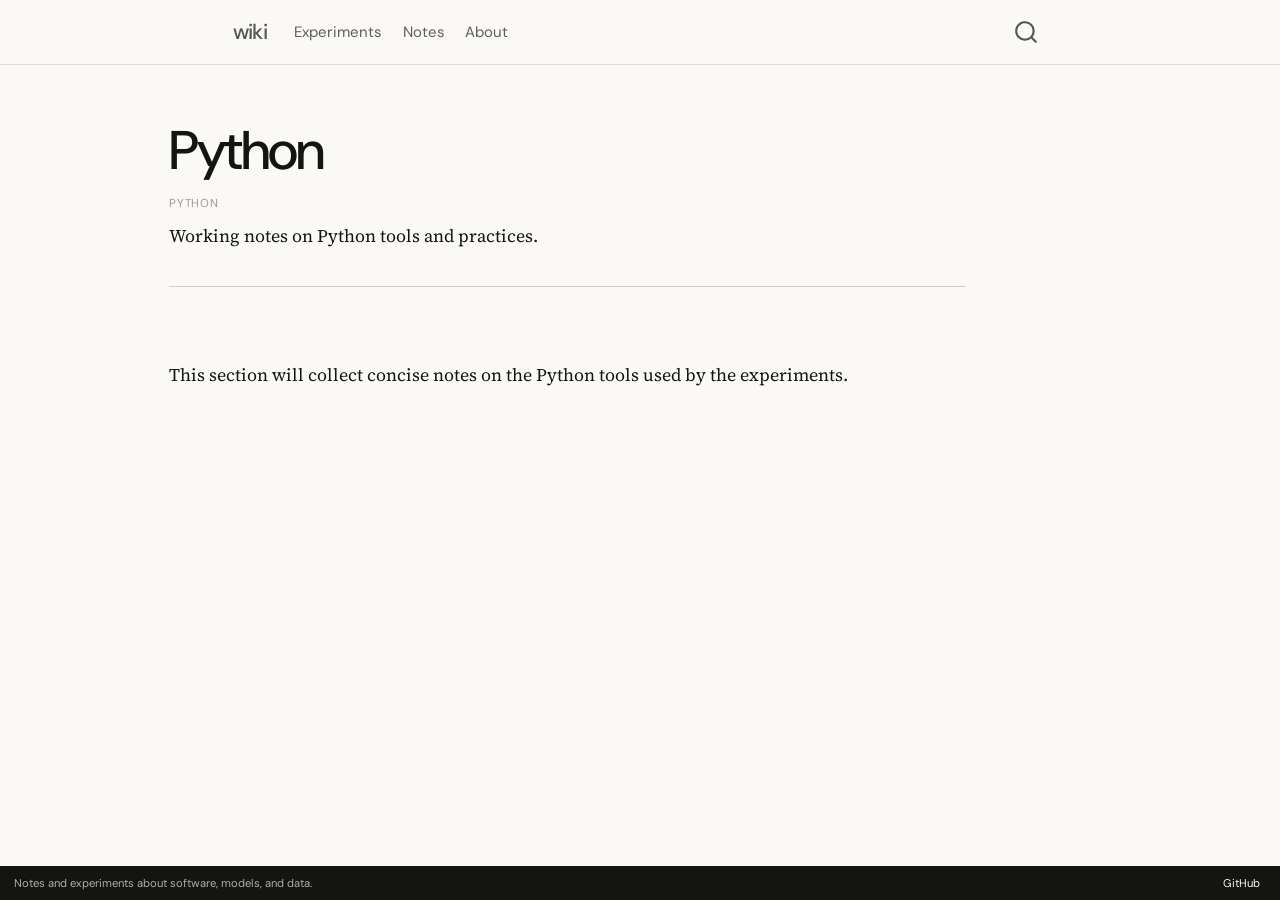
<file: docs/notes/python.html>
<!DOCTYPE html>
<html xmlns="http://www.w3.org/1999/xhtml" lang="en" xml:lang="en"><head>

<meta charset="utf-8">
<meta name="generator" content="quarto-1.10.18">

<meta name="viewport" content="width=device-width, initial-scale=1.0, user-scalable=yes">

<meta name="description" content="Working notes on Python tools and practices.">

<title>Python – wiki</title>
<style>
/* Default styles provided by pandoc.
** See https://pandoc.org/MANUAL.html#variables-for-html for config info.
*/
span.smallcaps{font-variant: small-caps;}
div.columns{display: flex; gap: 1.5em;}
div.column{flex: auto;}
@media screen {
div.columns{gap: min(4vw, 1.5em);}
div.column{overflow-x: auto;}
}
div.hanging-indent{margin-left: 1.5em; text-indent: -1.5em;}
ul.task-list{list-style: none;}
ul.task-list li input[type="checkbox"] {
  width: 0.8em;
  margin: 0 0.8em 0.2em -1em; /* quarto-specific, see https://github.com/quarto-dev/quarto-cli/issues/4556 */ 
  vertical-align: middle;
}
</style>


<script src="../site_libs/quarto-nav/quarto-nav.js"></script>
<script src="../site_libs/quarto-nav/headroom.min.js"></script>
<script src="../site_libs/clipboard/clipboard.min.js"></script>
<script src="../site_libs/quarto-search/autocomplete.umd.js"></script>
<script src="../site_libs/quarto-search/fuse.min.js"></script>
<script src="../site_libs/quarto-search/quarto-search.js"></script>
<meta name="quarto:offset" content="../">
<script src="../site_libs/quarto-html/quarto.js" type="module"></script>
<script src="../site_libs/quarto-html/tabsets/tabsets.js" type="module"></script>
<script src="../site_libs/quarto-html/popper.min.js"></script>
<script src="../site_libs/quarto-html/tippy.umd.min.js"></script>
<script src="../site_libs/quarto-html/anchor.min.js"></script>
<link href="../site_libs/quarto-html/tippy.css" rel="stylesheet">
<link href="../site_libs/quarto-html/quarto-syntax-highlighting-64a204ab8560d761af7679ceaba22944.css" rel="stylesheet" id="quarto-text-highlighting-styles">
<script src="../site_libs/bootstrap/bootstrap.min.js"></script>
<link href="../site_libs/bootstrap/bootstrap-icons.css" rel="stylesheet">
<link href="../site_libs/bootstrap/bootstrap-49ee457823c5891780f98212ec73e5d5.min.css" rel="stylesheet" append-hash="true" id="quarto-bootstrap" data-mode="light">
<script id="quarto-search-options" type="application/json">{
  "location": "navbar",
  "copy-button": false,
  "collapse-after": 3,
  "panel-placement": "end",
  "type": "overlay",
  "limit": 50,
  "keyboard-shortcut": [
    "f",
    "/",
    "s"
  ],
  "show-item-context": false,
  "language": {
    "search-no-results-text": "No results",
    "search-matching-documents-text": "matching documents",
    "search-copy-link-title": "Copy link to search",
    "search-hide-matches-text": "Hide additional matches",
    "search-more-match-text": "more match in this document",
    "search-more-matches-text": "more matches in this document",
    "search-clear-button-title": "Clear",
    "search-text-placeholder": "",
    "search-detached-cancel-button-title": "Cancel",
    "search-submit-button-title": "Submit",
    "search-label": "Search"
  }
}</script>


<link rel="stylesheet" href="../styles.css">
</head>

<body class="nav-fixed quarto-light">

<div id="quarto-search-results"></div>
  <header id="quarto-header" class="headroom fixed-top">
    <nav class="navbar navbar-expand-lg " data-bs-theme="dark">
      <div class="navbar-container container-fluid">
      <div class="navbar-brand-container mx-auto">
    <a class="navbar-brand" href="../index.html">
    <span class="navbar-title">wiki</span>
    </a>
  </div>
            <div id="quarto-search" class="" title="Search"></div>
          <button class="navbar-toggler" type="button" data-bs-toggle="collapse" data-bs-target="#navbarCollapse" aria-controls="navbarCollapse" role="menu" aria-expanded="false" aria-label="Toggle navigation" onclick="if (window.quartoToggleHeadroom) { window.quartoToggleHeadroom(); }">
  <span class="navbar-toggler-icon"></span>
</button>
          <div class="collapse navbar-collapse" id="navbarCollapse">
            <ul class="navbar-nav navbar-nav-scroll me-auto">
  <li class="nav-item">
    <a class="nav-link" href="../experiments/index.html"> 
<span class="menu-text">Experiments</span></a>
  </li>  
  <li class="nav-item">
    <a class="nav-link" href="../notes/index.html"> 
<span class="menu-text">Notes</span></a>
  </li>  
  <li class="nav-item">
    <a class="nav-link" href="../about.html"> 
<span class="menu-text">About</span></a>
  </li>  
</ul>
          </div> <!-- /navcollapse -->
            <div class="quarto-navbar-tools">
</div>
      </div> <!-- /container-fluid -->
    </nav>
</header>
<!-- content -->
<div id="quarto-content" class="quarto-container page-columns page-rows-contents page-layout-article page-navbar">
<!-- sidebar -->
<!-- margin-sidebar -->
    <div id="quarto-margin-sidebar" class="sidebar margin-sidebar zindex-bottom">
        
    </div>
<!-- main -->
<main class="content" id="quarto-document-content">

<header id="title-block-header" class="quarto-title-block default">
<div class="quarto-title">
<h1 class="title">Python</h1>
  <div class="quarto-categories">
    <div class="quarto-category">python</div>
  </div>
  </div>

<div>
  <div class="description">
    Working notes on Python tools and practices.
  </div>
</div>


<div class="quarto-title-meta">

    
  
    
  </div>
  


</header>


<p>This section will collect concise notes on the Python tools used by the experiments.</p>



</main> <!-- /main -->
<script id="quarto-html-after-body" type="application/javascript">
  window.document.addEventListener("DOMContentLoaded", function (event) {
    const icon = "";
    const anchorJS = new window.AnchorJS();
    anchorJS.options = {
      placement: 'right',
      icon: icon
    };
    anchorJS.add('.anchored');
    const isCodeAnnotation = (el) => {
      for (const clz of el.classList) {
        if (clz.startsWith('code-annotation-')) {                     
          return true;
        }
      }
      return false;
    }
    const onCopySuccess = function(e) {
      // button target
      const button = e.trigger;
      // don't keep focus
      button.blur();
      // flash "checked"
      button.classList.add('code-copy-button-checked');
      var currentTitle = button.getAttribute("title");
      button.setAttribute("title", "Copied!");
      let tooltip;
      if (window.bootstrap) {
        button.setAttribute("data-bs-toggle", "tooltip");
        button.setAttribute("data-bs-placement", "left");
        button.setAttribute("data-bs-title", "Copied!");
        tooltip = new bootstrap.Tooltip(button, 
          { trigger: "manual", 
            customClass: "code-copy-button-tooltip",
            offset: [0, -8]});
        tooltip.show();    
      }
      setTimeout(function() {
        if (tooltip) {
          tooltip.hide();
          button.removeAttribute("data-bs-title");
          button.removeAttribute("data-bs-toggle");
          button.removeAttribute("data-bs-placement");
        }
        button.setAttribute("title", currentTitle);
        button.classList.remove('code-copy-button-checked');
      }, 1000);
      // clear code selection
      e.clearSelection();
    }
    const getTextToCopy = function(trigger) {
      const outerScaffold = trigger.parentElement.cloneNode(true);
      const codeEl = outerScaffold.querySelector('code');
      for (const childEl of codeEl.children) {
        if (isCodeAnnotation(childEl)) {
          childEl.remove();
        }
      }
      return codeEl.innerText;
    }
    const clipboard = new window.ClipboardJS('.code-copy-button:not([data-in-quarto-modal])', {
      text: getTextToCopy
    });
    clipboard.on('success', onCopySuccess);
    if (window.document.getElementById('quarto-embedded-source-code-modal')) {
      const clipboardModal = new window.ClipboardJS('.code-copy-button[data-in-quarto-modal]', {
        text: getTextToCopy,
        container: window.document.getElementById('quarto-embedded-source-code-modal')
      });
      clipboardModal.on('success', onCopySuccess);
    }
      var localhostRegex = new RegExp(/^(?:http|https):\/\/localhost\:?[0-9]*\//);
      var mailtoRegex = new RegExp(/^mailto:/);
        var filterRegex = new RegExp("https:\/\/januvojta\.github\.io\/wiki");
      var isInternal = (href) => {
          return filterRegex.test(href) || localhostRegex.test(href) || mailtoRegex.test(href);
      }
      // Inspect non-navigation links and adorn them if external
     var links = window.document.querySelectorAll('a[href]:not(.nav-link):not(.navbar-brand):not(.toc-action):not(.sidebar-link):not(.sidebar-item-toggle):not(.pagination-link):not(.no-external):not([aria-hidden]):not(.dropdown-item):not(.quarto-navigation-tool):not(.about-link)');
      for (var i=0; i<links.length; i++) {
        const link = links[i];
        if (!isInternal(link.href)) {
          // undo the damage that might have been done by quarto-nav.js in the case of
          // links that we want to consider external
          if (link.dataset.originalHref !== undefined) {
            link.href = link.dataset.originalHref;
          }
        }
      }
    function tippyHover(el, contentFn, onTriggerFn, onUntriggerFn) {
      const config = {
        allowHTML: true,
        maxWidth: 500,
        delay: 100,
        arrow: false,
        appendTo: function(el) {
            return el.parentElement;
        },
        interactive: true,
        interactiveBorder: 10,
        theme: 'quarto',
        placement: 'bottom-start',
      };
      if (contentFn) {
        config.content = contentFn;
      }
      if (onTriggerFn) {
        config.onTrigger = onTriggerFn;
      }
      if (onUntriggerFn) {
        config.onUntrigger = onUntriggerFn;
      }
      window.tippy(el, config); 
    }
    const noterefs = window.document.querySelectorAll('a[role="doc-noteref"]');
    for (var i=0; i<noterefs.length; i++) {
      const ref = noterefs[i];
      tippyHover(ref, function() {
        // use id or data attribute instead here
        let href = ref.getAttribute('data-footnote-href') || ref.getAttribute('href');
        try { href = new URL(href).hash; } catch {}
        const id = href.replace(/^#\/?/, "");
        const note = window.document.getElementById(id);
        if (note) {
          return note.innerHTML;
        } else {
          return "";
        }
      });
    }
    const xrefs = window.document.querySelectorAll('a.quarto-xref');
    const processXRef = (id, note) => {
      // Strip column container classes
      const stripColumnClz = (el) => {
        el.classList.remove("page-full", "page-columns");
        if (el.children) {
          for (const child of el.children) {
            stripColumnClz(child);
          }
        }
      }
      stripColumnClz(note)
      if (id === null || id.startsWith('sec-')) {
        // Special case sections, only their first couple elements
        const container = document.createElement("div");
        if (note.children && note.children.length > 2) {
          container.appendChild(note.children[0].cloneNode(true));
          for (let i = 1; i < note.children.length; i++) {
            const child = note.children[i];
            if (child.tagName === "P" && child.innerText === "") {
              continue;
            } else {
              container.appendChild(child.cloneNode(true));
              break;
            }
          }
          if (window.Quarto?.typesetMath) {
            window.Quarto.typesetMath(container);
          }
          return container.innerHTML
        } else {
          if (window.Quarto?.typesetMath) {
            window.Quarto.typesetMath(note);
          }
          return note.innerHTML;
        }
      } else {
        // Remove any anchor links if they are present
        const anchorLink = note.querySelector('a.anchorjs-link');
        if (anchorLink) {
          anchorLink.remove();
        }
        if (window.Quarto?.typesetMath) {
          window.Quarto.typesetMath(note);
        }
        if (note.classList.contains("callout")) {
          return note.outerHTML;
        } else {
          return note.innerHTML;
        }
      }
    }
    for (var i=0; i<xrefs.length; i++) {
      const xref = xrefs[i];
      tippyHover(xref, undefined, function(instance) {
        instance.disable();
        let url = xref.getAttribute('href');
        let hash = undefined; 
        if (url.startsWith('#')) {
          hash = url;
        } else {
          try { hash = new URL(url).hash; } catch {}
        }
        if (hash) {
          const id = hash.replace(/^#\/?/, "");
          const note = window.document.getElementById(id);
          if (note !== null) {
            try {
              const html = processXRef(id, note.cloneNode(true));
              instance.setContent(html);
            } finally {
              instance.enable();
              instance.show();
            }
          } else {
            // See if we can fetch this
            fetch(url.split('#')[0])
            .then(res => res.text())
            .then(html => {
              const parser = new DOMParser();
              const htmlDoc = parser.parseFromString(html, "text/html");
              const note = htmlDoc.getElementById(id);
              if (note !== null) {
                const html = processXRef(id, note);
                instance.setContent(html);
              } 
            }).finally(() => {
              instance.enable();
              instance.show();
            });
          }
        } else {
          // See if we can fetch a full url (with no hash to target)
          // This is a special case and we should probably do some content thinning / targeting
          fetch(url)
          .then(res => res.text())
          .then(html => {
            const parser = new DOMParser();
            const htmlDoc = parser.parseFromString(html, "text/html");
            const note = htmlDoc.querySelector('main.content');
            if (note !== null) {
              // This should only happen for chapter cross references
              // (since there is no id in the URL)
              // remove the first header
              if (note.children.length > 0 && note.children[0].tagName === "HEADER") {
                note.children[0].remove();
              }
              const html = processXRef(null, note);
              instance.setContent(html);
            } 
          }).finally(() => {
            instance.enable();
            instance.show();
          });
        }
      }, function(instance) {
      });
    }
        let selectedAnnoteEl;
        const selectorForAnnotation = ( cell, annotation) => {
          let cellAttr = 'data-code-cell="' + cell + '"';
          let lineAttr = 'data-code-annotation="' +  annotation + '"';
          const selector = 'span[' + cellAttr + '][' + lineAttr + ']';
          return selector;
        }
        const selectCodeLines = (annoteEl) => {
          const doc = window.document;
          const targetCell = annoteEl.getAttribute("data-target-cell");
          const targetAnnotation = annoteEl.getAttribute("data-target-annotation");
          const annoteSpan = window.document.querySelector(selectorForAnnotation(targetCell, targetAnnotation));
          const lines = annoteSpan.getAttribute("data-code-lines").split(",");
          const lineIds = lines.map((line) => {
            return targetCell + "-" + line;
          })
          let top = null;
          let height = null;
          let parent = null;
          if (lineIds.length > 0) {
              //compute the position of the single el (top and bottom and make a div)
              const el = window.document.getElementById(lineIds[0]);
              top = el.offsetTop;
              height = el.offsetHeight;
              parent = el.parentElement.parentElement;
            if (lineIds.length > 1) {
              const lastEl = window.document.getElementById(lineIds[lineIds.length - 1]);
              const bottom = lastEl.offsetTop + lastEl.offsetHeight;
              height = bottom - top;
            }
            if (top !== null && height !== null && parent !== null) {
              // cook up a div (if necessary) and position it 
              let div = window.document.getElementById("code-annotation-line-highlight");
              if (div === null) {
                div = window.document.createElement("div");
                div.setAttribute("id", "code-annotation-line-highlight");
                div.style.position = 'absolute';
                parent.appendChild(div);
              }
              div.style.top = top - 2 + "px";
              div.style.height = height + 4 + "px";
              div.style.left = 0;
              let gutterDiv = window.document.getElementById("code-annotation-line-highlight-gutter");
              if (gutterDiv === null) {
                gutterDiv = window.document.createElement("div");
                gutterDiv.setAttribute("id", "code-annotation-line-highlight-gutter");
                gutterDiv.style.position = 'absolute';
                const codeCell = window.document.getElementById(targetCell);
                const gutter = codeCell.querySelector('.code-annotation-gutter');
                gutter.appendChild(gutterDiv);
              }
              gutterDiv.style.top = top - 2 + "px";
              gutterDiv.style.height = height + 4 + "px";
            }
            selectedAnnoteEl = annoteEl;
          }
        };
        const unselectCodeLines = () => {
          const elementsIds = ["code-annotation-line-highlight", "code-annotation-line-highlight-gutter"];
          elementsIds.forEach((elId) => {
            const div = window.document.getElementById(elId);
            if (div) {
              div.remove();
            }
          });
          selectedAnnoteEl = undefined;
        };
          // Handle positioning of the toggle
      window.addEventListener(
        "resize",
        throttle(() => {
          elRect = undefined;
          if (selectedAnnoteEl) {
            selectCodeLines(selectedAnnoteEl);
          }
        }, 10)
      );
      function throttle(fn, ms) {
      let throttle = false;
      let timer;
        return (...args) => {
          if(!throttle) { // first call gets through
              fn.apply(this, args);
              throttle = true;
          } else { // all the others get throttled
              if(timer) clearTimeout(timer); // cancel #2
              timer = setTimeout(() => {
                fn.apply(this, args);
                timer = throttle = false;
              }, ms);
          }
        };
      }
        // Attach click handler to the DT
        const annoteDls = window.document.querySelectorAll('dt[data-target-cell]');
        for (const annoteDlNode of annoteDls) {
          annoteDlNode.addEventListener('click', (event) => {
            const clickedEl = event.target;
            if (clickedEl !== selectedAnnoteEl) {
              unselectCodeLines();
              const activeEl = window.document.querySelector('dt[data-target-cell].code-annotation-active');
              if (activeEl) {
                activeEl.classList.remove('code-annotation-active');
              }
              selectCodeLines(clickedEl);
              clickedEl.classList.add('code-annotation-active');
            } else {
              // Unselect the line
              unselectCodeLines();
              clickedEl.classList.remove('code-annotation-active');
            }
          });
        }
    const findCites = (el) => {
      const parentEl = el.parentElement;
      if (parentEl) {
        const cites = parentEl.dataset.cites;
        if (cites) {
          return {
            el,
            cites: cites.split(' ')
          };
        } else {
          return findCites(el.parentElement)
        }
      } else {
        return undefined;
      }
    };
    var bibliorefs = window.document.querySelectorAll('a[role="doc-biblioref"]');
    for (var i=0; i<bibliorefs.length; i++) {
      const ref = bibliorefs[i];
      const citeInfo = findCites(ref);
      if (citeInfo) {
        tippyHover(citeInfo.el, function() {
          var popup = window.document.createElement('div');
          citeInfo.cites.forEach(function(cite) {
            var citeDiv = window.document.createElement('div');
            citeDiv.classList.add('hanging-indent');
            citeDiv.classList.add('csl-entry');
            var biblioDiv = window.document.getElementById('ref-' + cite);
            if (biblioDiv) {
              citeDiv.innerHTML = biblioDiv.innerHTML;
            }
            popup.appendChild(citeDiv);
          });
          return popup.innerHTML;
        });
      }
    }
  });
  </script>
</div> <!-- /content -->
<footer class="footer">
  <div class="nav-footer">
    <div class="nav-footer-left">
<p>Notes and experiments about software, models, and data.</p>
</div>   
    <div class="nav-footer-center">
      &nbsp;
    </div>
    <div class="nav-footer-right">
      <ul class="footer-items list-unstyled">
    <li class="nav-item">
    <a class="nav-link" href="https://github.com/januvojta/wiki">
<p>GitHub</p>
</a>
  </li>  
</ul>
    </div>
  </div>
</footer>




</body></html>
</file>
<file: docs/site_libs/quarto-html/tippy.css>
.tippy-box[data-animation=fade][data-state=hidden]{opacity:0}[data-tippy-root]{max-width:calc(100vw - 10px)}.tippy-box{position:relative;background-color:#333;color:#fff;border-radius:4px;font-size:14px;line-height:1.4;white-space:normal;outline:0;transition-property:transform,visibility,opacity}.tippy-box[data-placement^=top]>.tippy-arrow{bottom:0}.tippy-box[data-placement^=top]>.tippy-arrow:before{bottom:-7px;left:0;border-width:8px 8px 0;border-top-color:initial;transform-origin:center top}.tippy-box[data-placement^=bottom]>.tippy-arrow{top:0}.tippy-box[data-placement^=bottom]>.tippy-arrow:before{top:-7px;left:0;border-width:0 8px 8px;border-bottom-color:initial;transform-origin:center bottom}.tippy-box[data-placement^=left]>.tippy-arrow{right:0}.tippy-box[data-placement^=left]>.tippy-arrow:before{border-width:8px 0 8px 8px;border-left-color:initial;right:-7px;transform-origin:center left}.tippy-box[data-placement^=right]>.tippy-arrow{left:0}.tippy-box[data-placement^=right]>.tippy-arrow:before{left:-7px;border-width:8px 8px 8px 0;border-right-color:initial;transform-origin:center right}.tippy-box[data-inertia][data-state=visible]{transition-timing-function:cubic-bezier(.54,1.5,.38,1.11)}.tippy-arrow{width:16px;height:16px;color:#333}.tippy-arrow:before{content:"";position:absolute;border-color:transparent;border-style:solid}.tippy-content{position:relative;padding:5px 9px;z-index:1}
</file>
<file: docs/site_libs/quarto-html/quarto-syntax-highlighting-64a204ab8560d761af7679ceaba22944.css>
/* quarto syntax highlight colors */
:root {
  --quarto-hl-ot-color: #003B4F;
  --quarto-hl-at-color: #657422;
  --quarto-hl-ss-color: #20794D;
  --quarto-hl-an-color: #5E5E5E;
  --quarto-hl-fu-color: #4758AB;
  --quarto-hl-st-color: #20794D;
  --quarto-hl-cf-color: #003B4F;
  --quarto-hl-op-color: #5E5E5E;
  --quarto-hl-er-color: #AD0000;
  --quarto-hl-bn-color: #AD0000;
  --quarto-hl-al-color: #AD0000;
  --quarto-hl-va-color: #111111;
  --quarto-hl-bu-color: inherit;
  --quarto-hl-ex-color: inherit;
  --quarto-hl-pp-color: #AD0000;
  --quarto-hl-in-color: #5E5E5E;
  --quarto-hl-vs-color: #20794D;
  --quarto-hl-wa-color: #5E5E5E;
  --quarto-hl-do-color: #5E5E5E;
  --quarto-hl-im-color: #00769E;
  --quarto-hl-ch-color: #20794D;
  --quarto-hl-dt-color: #AD0000;
  --quarto-hl-fl-color: #AD0000;
  --quarto-hl-co-color: #5E5E5E;
  --quarto-hl-cv-color: #5E5E5E;
  --quarto-hl-cn-color: #8f5902;
  --quarto-hl-sc-color: #5E5E5E;
  --quarto-hl-dv-color: #AD0000;
  --quarto-hl-kw-color: #003B4F;
}

/* other quarto variables */
:root {
  --quarto-font-monospace: SFMono-Regular, Menlo, Monaco, Consolas, "Liberation Mono", "Courier New", monospace;
}

/* syntax highlight based on Pandoc's rules */
pre > code.sourceCode > span {
  color: #003B4F;
}

code.sourceCode > span {
  color: #003B4F;
}

div.sourceCode,
div.sourceCode pre.sourceCode {
  color: #003B4F;
}

/* Normal */
code span {
  color: #003B4F;
}

/* Alert */
code span.al {
  color: #AD0000;
  font-style: inherit;
}

/* Annotation */
code span.an {
  color: #5E5E5E;
  font-style: inherit;
}

/* Attribute */
code span.at {
  color: #657422;
  font-style: inherit;
}

/* BaseN */
code span.bn {
  color: #AD0000;
  font-style: inherit;
}

/* BuiltIn */
code span.bu {
  font-style: inherit;
}

/* ControlFlow */
code span.cf {
  color: #003B4F;
  font-weight: bold;
  font-style: inherit;
}

/* Char */
code span.ch {
  color: #20794D;
  font-style: inherit;
}

/* Constant */
code span.cn {
  color: #8f5902;
  font-style: inherit;
}

/* Comment */
code span.co {
  color: #5E5E5E;
  font-style: inherit;
}

/* CommentVar */
code span.cv {
  color: #5E5E5E;
  font-style: italic;
}

/* Documentation */
code span.do {
  color: #5E5E5E;
  font-style: italic;
}

/* DataType */
code span.dt {
  color: #AD0000;
  font-style: inherit;
}

/* DecVal */
code span.dv {
  color: #AD0000;
  font-style: inherit;
}

/* Error */
code span.er {
  color: #AD0000;
  font-style: inherit;
}

/* Extension */
code span.ex {
  font-style: inherit;
}

/* Float */
code span.fl {
  color: #AD0000;
  font-style: inherit;
}

/* Function */
code span.fu {
  color: #4758AB;
  font-style: inherit;
}

/* Import */
code span.im {
  color: #00769E;
  font-style: inherit;
}

/* Information */
code span.in {
  color: #5E5E5E;
  font-style: inherit;
}

/* Keyword */
code span.kw {
  color: #003B4F;
  font-weight: bold;
  font-style: inherit;
}

/* Operator */
code span.op {
  color: #5E5E5E;
  font-style: inherit;
}

/* Other */
code span.ot {
  color: #003B4F;
  font-style: inherit;
}

/* Preprocessor */
code span.pp {
  color: #AD0000;
  font-style: inherit;
}

/* SpecialChar */
code span.sc {
  color: #5E5E5E;
  font-style: inherit;
}

/* SpecialString */
code span.ss {
  color: #20794D;
  font-style: inherit;
}

/* String */
code span.st {
  color: #20794D;
  font-style: inherit;
}

/* Variable */
code span.va {
  color: #111111;
  font-style: inherit;
}

/* VerbatimString */
code span.vs {
  color: #20794D;
  font-style: inherit;
}

/* Warning */
code span.wa {
  color: #5E5E5E;
  font-style: italic;
}

.prevent-inlining {
  content: "</";
}

/*# sourceMappingURL=9d8d5bb603a83b8298b89080a598c93b.css.map */
</file>
<file: docs/styles.css>
@import url("https://fonts.googleapis.com/css2?family=DM+Sans:wght@400;500&family=Source+Serif+4:ital,wght@0,400;0,500;1,400&display=swap");

:root {
  --ink: #141413;
  --muted: #5e5d59;
  --rule: #d1cfc5;
  --paper: #faf9f5;
  --paper-dark: #f0eee6;
  --accent: #d97757;
  --sans: "DM Sans", system-ui, sans-serif;
  --serif: "Source Serif 4", Georgia, serif;
}

body {
  background: var(--paper);
  color: var(--ink);
  display: flex;
  flex-direction: column;
  min-height: 100vh;
}

#quarto-content {
  flex: 1 0 auto;
}

.footer {
  flex-shrink: 0;
}

body, main.content {
  font-family: var(--serif);
  font-size: 1.05rem;
  line-height: 1.65;
}

.navbar {
  --bs-navbar-color: var(--ink);
  --bs-navbar-hover-color: var(--ink);
  --bs-navbar-active-color: var(--ink);
  background: color-mix(in srgb, var(--paper) 94%, transparent) !important;
  border-bottom: 1px solid rgba(20, 20, 19, 0.12);
  font-family: var(--sans);
  font-size: 0.88rem;
  padding: 0.55rem 1rem;
}

.navbar-container {
  max-width: 840px;
  margin: auto;
}

.navbar-brand {
  font-weight: 500;
  letter-spacing: -0.03em;
}

.navbar .nav-link {
  color: var(--ink) !important;
  opacity: 0.68;
}

.navbar .nav-link:hover,
.navbar .nav-link.active {
  opacity: 1;
}

main.content {
  padding-top: 2.5rem;
}

#title-block-header {
  border: 0;
  margin: 1.5rem 0 3.5rem;
  padding: 0;
}

h1, h2, h3, h4,
.listing-title,
.quarto-title-meta,
.quarto-categories,
.sidebar,
.nav-footer {
  font-family: var(--sans);
}

h1, h2, h3, h4 {
  color: var(--ink);
  font-weight: 500;
  letter-spacing: -0.035em;
}

h1.title {
  font-size: clamp(2.4rem, 6vw, 3.2rem);
  line-height: 1.08;
  max-width: 690px;
}

.quarto-title .subtitle,
.quarto-title .description {
  color: var(--muted);
  font-family: var(--serif);
  font-size: 1.2rem;
  line-height: 1.5;
  max-width: 590px;
  margin-top: 1rem;
}

h2 {
  margin-top: 2.75rem;
}

a {
  color: var(--ink);
  text-decoration-color: var(--accent);
  text-decoration-thickness: 1px;
  text-underline-offset: 0.16em;
}

a:hover {
  color: var(--accent);
}

.home-sections {
  border-bottom: 1px solid var(--rule);
  margin-top: 4.5rem;
}

.home-sections section {
  border-top: 1px solid var(--rule);
  padding: 1.5rem 0 2rem;
}

.home-sections h2 {
  font-size: 1.65rem;
  margin: 0 0 0.35rem;
}

.home-sections p {
  color: var(--muted);
  margin-bottom: 0.65rem;
}

.home-sections a {
  font-family: var(--sans);
  font-size: 0.78rem;
  font-weight: 500;
  letter-spacing: 0.06em;
  text-transform: uppercase;
}

.quarto-listing-default .quarto-post {
  border-bottom: 1px solid var(--rule);
  margin: 0;
  padding: 1.5rem 0;
}

.quarto-listing-default .quarto-post:first-child {
  border-top: 1px solid var(--rule);
}

.quarto-listing-default .listing-title {
  font-size: 1.55rem;
  font-weight: 500;
  letter-spacing: -0.03em;
  line-height: 1.2;
}

.quarto-listing-default .listing-description {
  color: var(--muted);
  font-family: var(--serif);
  line-height: 1.5;
}

.quarto-listing-default .listing-date,
.listing-category,
.quarto-category,
.quarto-title-meta-heading {
  color: var(--muted);
  font-family: var(--sans);
  font-size: 0.68rem !important;
  letter-spacing: 0.06em;
  text-transform: uppercase;
}

.listing-category,
.quarto-category {
  border: 0 !important;
  padding: 0 !important;
}

.quarto-listing-default .thumbnail img {
  background: white;
  border-radius: 0.35rem;
}

.quarto-title-meta {
  border-top: 1px solid var(--rule);
  margin-top: 2rem;
  padding-top: 0.85rem;
}

.quarto-title-meta-contents,
.quarto-title-meta-contents p {
  color: var(--muted);
  font-size: 0.78rem;
}

pre,
code,
.cell-output {
  font-family: "SFMono-Regular", Consolas, "Liberation Mono", monospace;
}

div.sourceCode,
pre.sourceCode {
  background: var(--paper-dark);
  border: 0;
  border-radius: 0.35rem;
}

.cell-output-display img {
  border: 1px solid var(--rule);
}

figcaption {
  color: var(--muted);
  font-family: var(--serif);
  font-size: 0.9rem;
}

#TOC,
.quarto-listing-category {
  color: var(--muted);
  font-family: var(--sans);
  font-size: 0.78rem;
}

.nav-footer {
  align-items: center;
  color: #b0aea5;
  font-size: 0.8rem;
  line-height: 1.5;
  margin-top: 1rem;
  min-height: 0;
  padding: 0.5rem max(1.25rem, calc((100vw - 840px) / 2));
}

.nav-footer a {
  color: var(--paper);
}

.nav-footer p {
  margin: 0;
}

.nav-footer .footer-items {
  display: flex;
  justify-content: flex-end;
  margin-bottom: 0;
  padding-block: 0;
}

.nav-footer > div {
  margin-block: 0;
  min-height: 0;
}

.nav-footer-center:empty {
  display: none;
}

@media (min-width: 992px) {
  .page-columns .content {
    max-width: 52.5rem;
  }
}

@media (max-width: 767px) {
  main.content {
    max-width: calc(100vw - 3rem);
    min-width: 0;
    padding-top: 1.25rem;
    width: 100%;
  }

  #title-block-header {
    margin-bottom: 2.5rem;
  }

  .home-sections {
    margin-top: 3rem;
  }

  .quarto-listing-default .listing-title {
    font-size: 1.3rem;
  }

  .nav-footer {
    margin-top: 1rem;
  }
}
</file>
